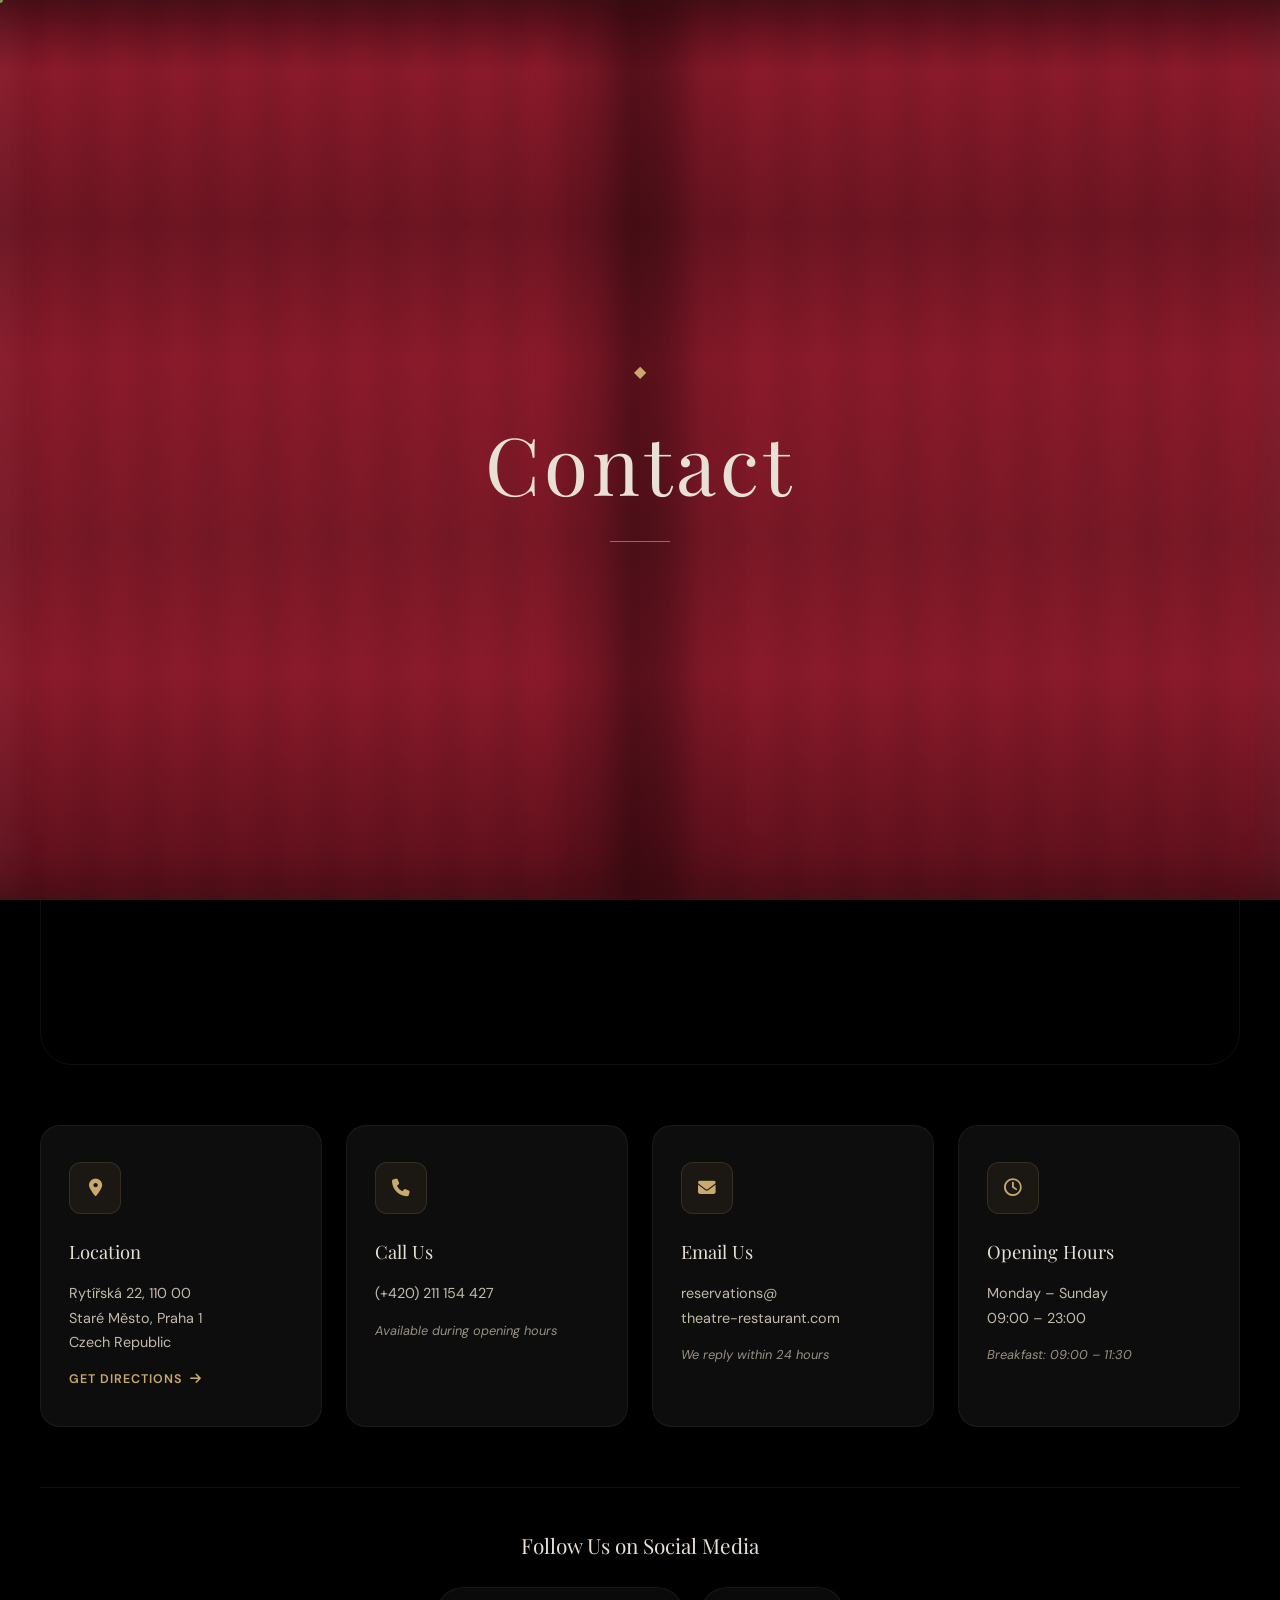
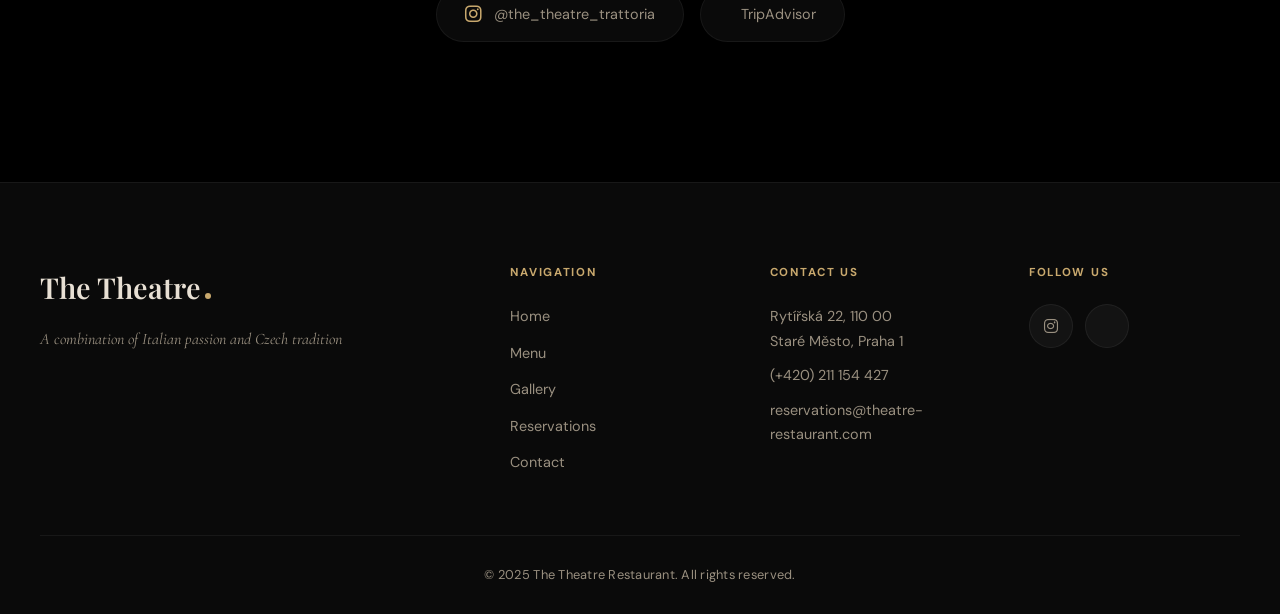
<file: contact.html>
<!DOCTYPE html>
<html lang="en" data-lang="en">
<head>
    <meta charset="UTF-8">
    <meta name="viewport" content="width=device-width, initial-scale=1.0">
    <title>Contact — The Theatre Restaurant</title>
    <link rel="preconnect" href="https://fonts.googleapis.com">
    <link rel="preconnect" href="https://fonts.gstatic.com" crossorigin>
    <link href="https://fonts.googleapis.com/css2?family=Playfair+Display:ital,wght@0,400;0,500;0,600;1,400;1,500&family=DM+Sans:wght@300;400;500;600;700&family=Cormorant+Garamond:ital,wght@0,300;0,400;0,500;1,300;1,400;1,500&display=swap" rel="stylesheet">
    <link rel="stylesheet" href="https://cdnjs.cloudflare.com/ajax/libs/font-awesome/6.5.1/css/all.min.css">
    <link rel="stylesheet" href="css/style.css">
    <script>if(sessionStorage.getItem('curtainSeen')){document.documentElement.classList.add('no-curtain')}</script>
    <style>.no-curtain #preloader{display:none!important}</style>
</head>
<body>

    <div class="scroll-progress" id="scrollProgress"></div>
    <div class="grain"></div>
    <div class="cursor-dot" id="cursorDot"></div>
    <div class="cursor-ring" id="cursorRing"></div>

    <div id="preloader" class="curtain-intro">
        <div class="curtain-half curtain-left"><div class="curtain-fabric"></div></div>
        <div class="curtain-half curtain-right"><div class="curtain-fabric"></div></div>
        <div class="curtain-center">
            <div class="curtain-diamond">&#9670;</div>
            <div class="curtain-logo">Contact</div>
            <div class="curtain-line"></div>
        </div>
    </div>

    <!-- ==================== NAVIGATION ==================== -->
    <nav class="navbar" id="navbar">
        <div class="nav-inner">
            <a href="index.html" class="nav-logo">
                <span class="logo-text">The Theatre<span class="logo-dot"></span></span>
            </a>
            <div class="nav-links" id="navLinks">
                <a href="index.html" data-i18n="nav.home">Home</a>
                <a href="menu.html" data-i18n="nav.menu">Menu</a>
                <a href="gallery.html" data-i18n="nav.gallery">Gallery</a>
                <a href="reservations.html" data-i18n="nav.reservations">Reservations</a>
                <a href="contact.html" class="active" data-i18n="nav.contact">Contact</a>
            </div>
            <div class="nav-right">
                <div class="lang-switcher">
                    <button class="lang-btn active" data-lang="en">EN</button>
                    <button class="lang-btn" data-lang="cs">CZ</button>
                    <button class="lang-btn" data-lang="it">IT</button>
                    <button class="lang-btn" data-lang="de">DE</button>
                    <button class="lang-btn" data-lang="ru">RU</button>
                </div>
                <a href="reservations.html" class="nav-cta" data-i18n="nav.book">Book a Table</a>
                <button class="hamburger" id="hamburger" aria-label="Menu">
                    <span></span><span></span><span></span>
                </button>
            </div>
        </div>
    </nav>

    <div class="mobile-nav" id="mobileNav">
        <a href="index.html" data-i18n="nav.home">Home</a>
        <a href="menu.html" data-i18n="nav.menu">Menu</a>
        <a href="gallery.html" data-i18n="nav.gallery">Gallery</a>
        <a href="reservations.html" data-i18n="nav.reservations">Reservations</a>
        <a href="contact.html" data-i18n="nav.contact">Contact</a>
    </div>

    <!-- ==================== PAGE HERO ==================== -->
    <section class="page-hero page-hero--short">
        <div class="page-hero-bg" style="background-image: url('https://images.squarespace-cdn.com/content/v1/67d8b73ece40840cde478d43/10da3cb5-e94c-4bc4-a125-7e8a6ef0e000/DJI_20250313221331_0177_D+%281%29.JPG?format=2500w')"></div>
        <div class="hero-overlay"></div>
        <div class="page-hero-content">
            <div class="hero-badge">
                <span class="hero-badge-line"></span>
                <span data-i18n="contact.badge">Get in Touch</span>
                <span class="hero-badge-line"></span>
            </div>
            <h1 class="page-hero-title" data-i18n="contact.hero.title">Contact</h1>
            <p class="page-hero-sub" data-i18n="contact.hero.sub">We'd love to hear from you</p>
        </div>
    </section>

    <!-- ==================== CONTACT CONTENT ==================== -->
    <section class="contact-section section">
        <div class="container">
            <!-- Map -->
            <div class="contact-map" data-reveal="up">
                <iframe
                    src="https://www.google.com/maps/embed?pb=!1m18!1m12!1m3!1d2560.1287!2d14.4234!3d50.0858!2m3!1f0!2f0!3f0!3m2!1i1024!2i768!4f13.1!3m3!1m2!1s0x470b94e7e5e6b8ed%3A0x400af0f66175be00!2sThe%20Theatre%20Restaurant!5e0!3m2!1sen!2scz!4v1700000000000!5m2!1sen!2scz"
                    width="100%" height="450" style="border:0;" allowfullscreen="" loading="lazy"
                    referrerpolicy="no-referrer-when-downgrade">
                </iframe>
            </div>

            <!-- Contact Cards Grid -->
            <div class="contact-cards" data-reveal="up">
                <div class="contact-card">
                    <div class="contact-card-icon"><i class="fa-solid fa-location-dot"></i></div>
                    <h3 data-i18n="contact.location">Location</h3>
                    <p>Rytířská 22, 110 00<br>Staré Město, Praha 1<br>Czech Republic</p>
                    <a href="https://maps.google.com/?q=Rytířská+22,+Prague" target="_blank" rel="noopener" class="contact-card-link" data-i18n="contact.directions">Get Directions <i class="fa-solid fa-arrow-right"></i></a>
                </div>
                <div class="contact-card">
                    <div class="contact-card-icon"><i class="fa-solid fa-phone"></i></div>
                    <h3 data-i18n="contact.callUs">Call Us</h3>
                    <p><a href="tel:+420211154427">(+420) 211 154 427</a></p>
                    <p class="contact-card-note" data-i18n="contact.callNote">Available during opening hours</p>
                </div>
                <div class="contact-card">
                    <div class="contact-card-icon"><i class="fa-solid fa-envelope"></i></div>
                    <h3 data-i18n="contact.emailUs">Email Us</h3>
                    <p><a href="mailto:reservations@theatre-restaurant.com">reservations@<br>theatre-restaurant.com</a></p>
                    <p class="contact-card-note" data-i18n="contact.emailNote">We reply within 24 hours</p>
                </div>
                <div class="contact-card">
                    <div class="contact-card-icon"><i class="fa-regular fa-clock"></i></div>
                    <h3 data-i18n="contact.openHours">Opening Hours</h3>
                    <p data-i18n="contact.schedule">Monday – Sunday<br>09:00 – 23:00</p>
                    <p class="contact-card-note" data-i18n="contact.breakfastNote">Breakfast: 09:00 – 11:30</p>
                </div>
            </div>

            <!-- Social -->
            <div class="contact-social" data-reveal="up">
                <h3 data-i18n="contact.followTitle">Follow Us on Social Media</h3>
                <div class="contact-social-links">
                    <a href="https://www.instagram.com/the_theatre_trattoria/" target="_blank" rel="noopener" class="contact-social-btn">
                        <i class="fa-brands fa-instagram"></i>
                        <span>@the_theatre_trattoria</span>
                    </a>
                    <a href="https://www.tripadvisor.com/Restaurant_Review-g274707-d27938620-Reviews-The_Theatre_Trattoria_Restaurant-Prague_Bohemia.html" target="_blank" rel="noopener" class="contact-social-btn">
                        <i class="fa-brands fa-tripadvisor"></i>
                        <span>TripAdvisor</span>
                    </a>
                </div>
            </div>
        </div>
    </section>

    <!-- ==================== FOOTER ==================== -->
    <footer class="footer">
        <div class="container">
            <div class="footer-main">
                <div class="footer-brand">
                    <h3 class="footer-logo-text">The Theatre<span class="logo-dot"></span></h3>
                    <p class="footer-tagline" data-i18n="footer.tagline">A combination of Italian passion and Czech tradition</p>
                </div>
                <div class="footer-col">
                    <h4 class="footer-heading" data-i18n="footer.navigation">Navigation</h4>
                    <div class="footer-link-list">
                        <a href="index.html" data-i18n="nav.home">Home</a>
                        <a href="menu.html" data-i18n="nav.menu">Menu</a>
                        <a href="gallery.html" data-i18n="nav.gallery">Gallery</a>
                        <a href="reservations.html" data-i18n="nav.reservations">Reservations</a>
                        <a href="contact.html" data-i18n="nav.contact">Contact</a>
                    </div>
                </div>
                <div class="footer-col">
                    <h4 class="footer-heading" data-i18n="footer.contactUs">Contact Us</h4>
                    <div class="footer-contact-text">
                        <p>Rytířská 22, 110 00<br>Staré Město, Praha 1</p>
                        <p><a href="tel:+420211154427">(+420) 211 154 427</a></p>
                        <p><a href="mailto:reservations@theatre-restaurant.com">reservations@theatre-restaurant.com</a></p>
                    </div>
                </div>
                <div class="footer-col">
                    <h4 class="footer-heading" data-i18n="footer.followUs">Follow Us</h4>
                    <div class="footer-social-links">
                        <a href="https://www.instagram.com/the_theatre_trattoria/" target="_blank" rel="noopener" class="footer-social-btn" aria-label="Instagram"><i class="fa-brands fa-instagram"></i></a>
                        <a href="https://www.tripadvisor.com/Restaurant_Review-g274707-d27938620-Reviews-The_Theatre_Trattoria_Restaurant-Prague_Bohemia.html" target="_blank" rel="noopener" class="footer-social-btn" aria-label="TripAdvisor"><i class="fa-brands fa-tripadvisor"></i></a>
                    </div>
                </div>
            </div>
            <div class="footer-bottom">
                <p>&copy; 2025 The Theatre Restaurant. All rights reserved.</p>
            </div>
        </div>
    </footer>

    <button class="back-to-top" id="backToTop" aria-label="Back to top"><i class="fa-solid fa-arrow-up"></i></button>

    <script src="js/translations.js"></script>
    <script src="js/main.js"></script>
</body>
</html>
</file>
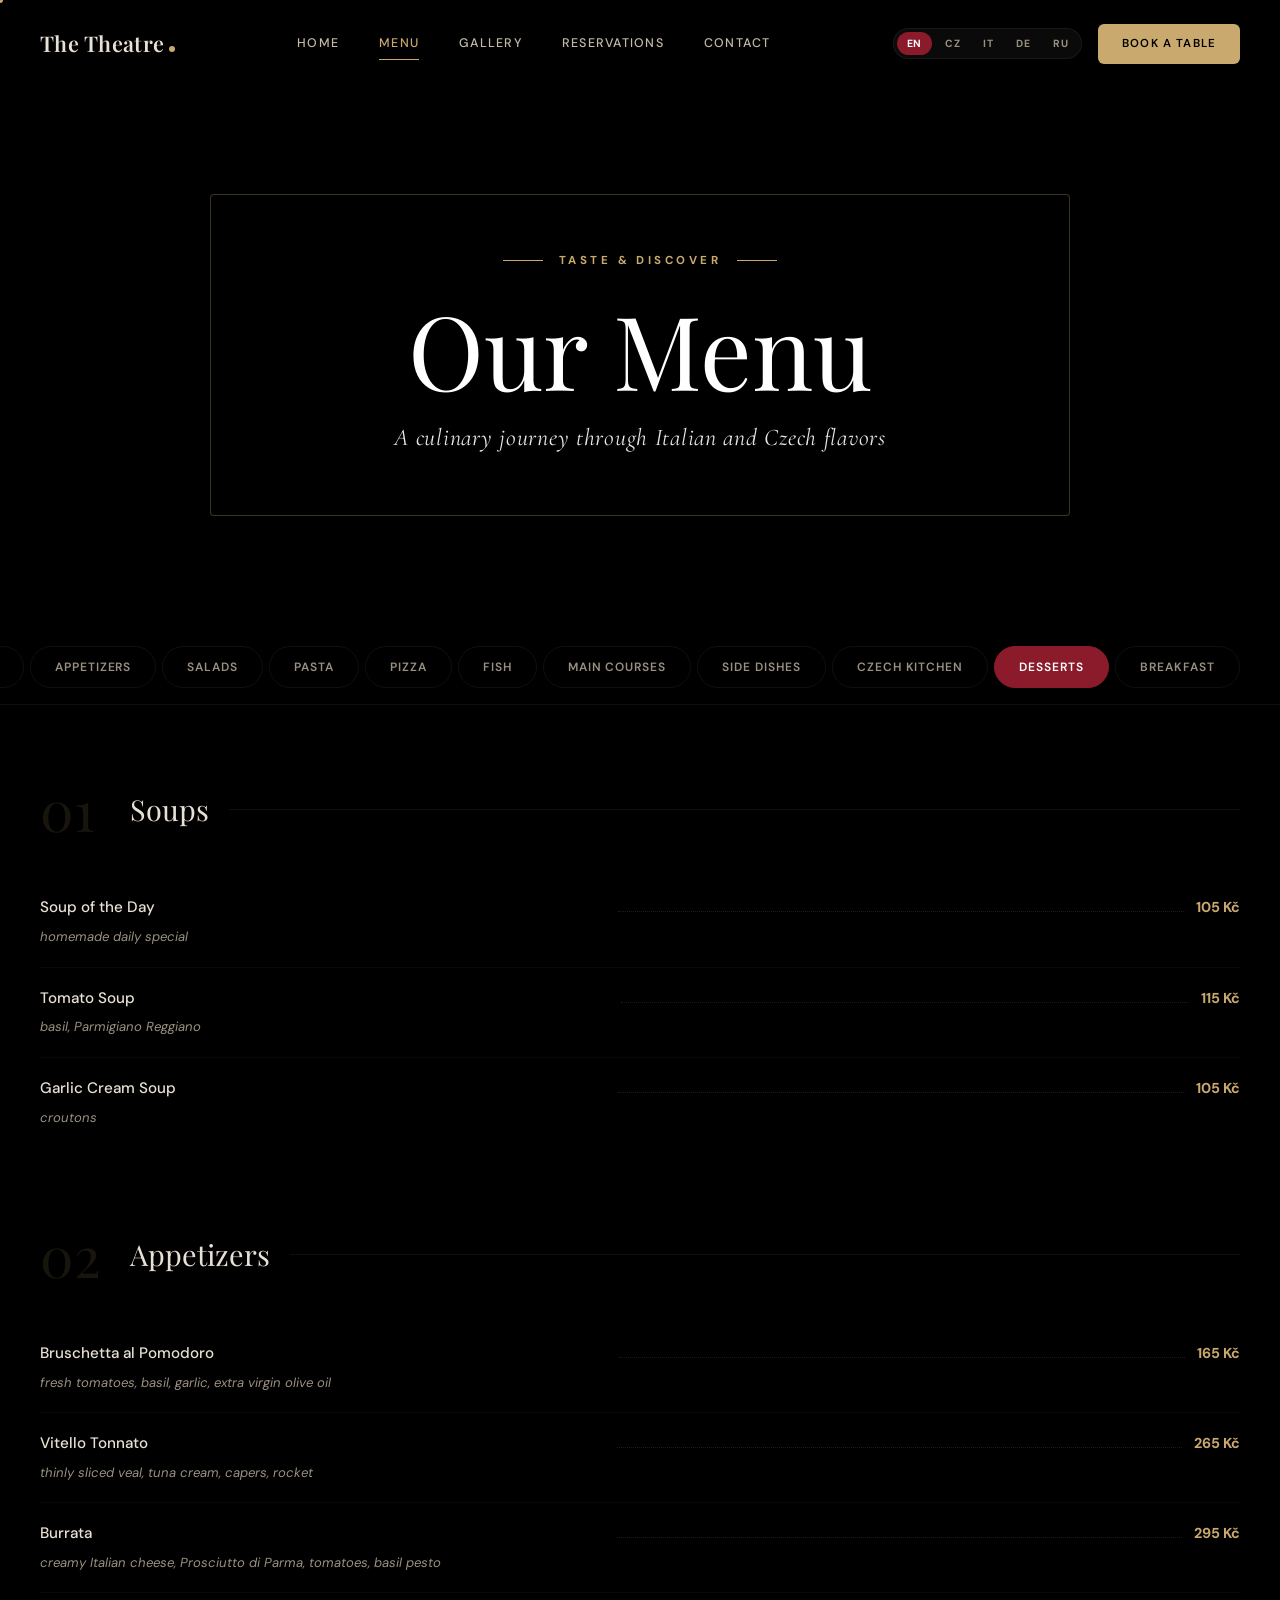
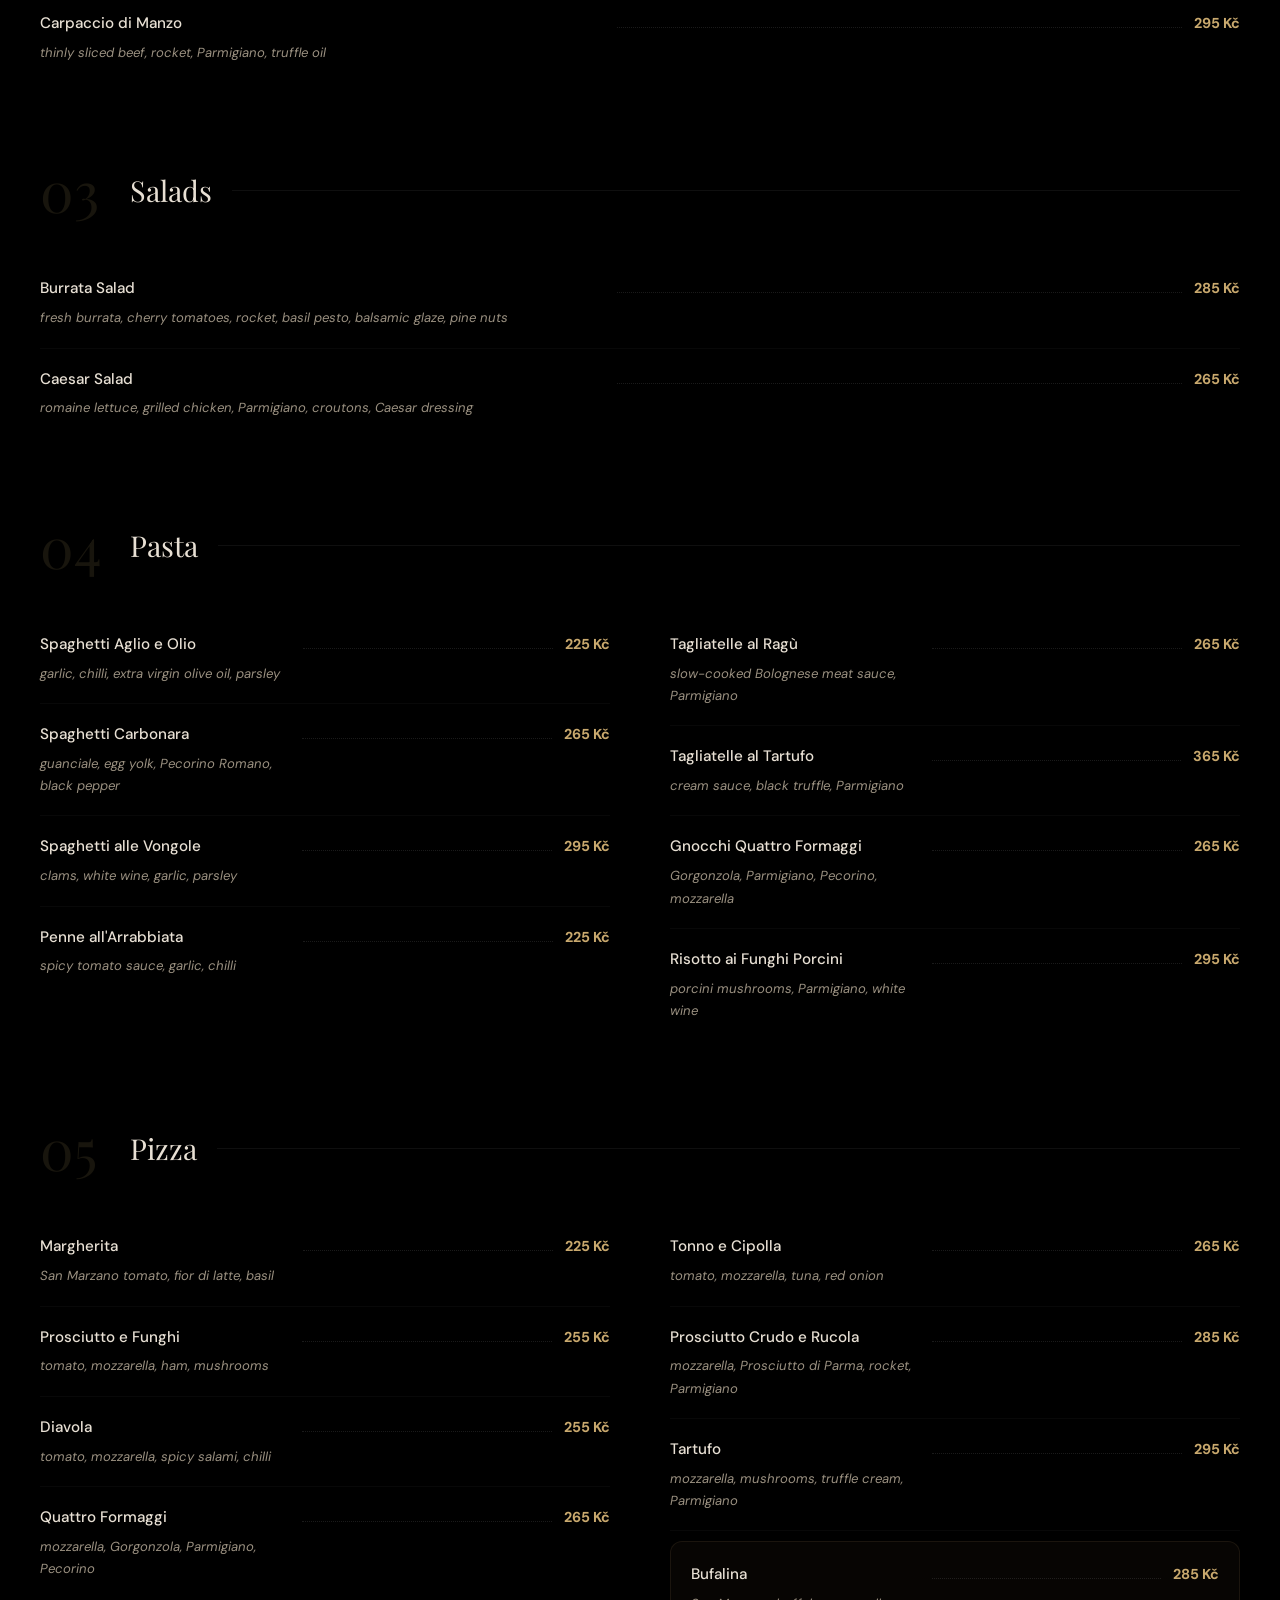
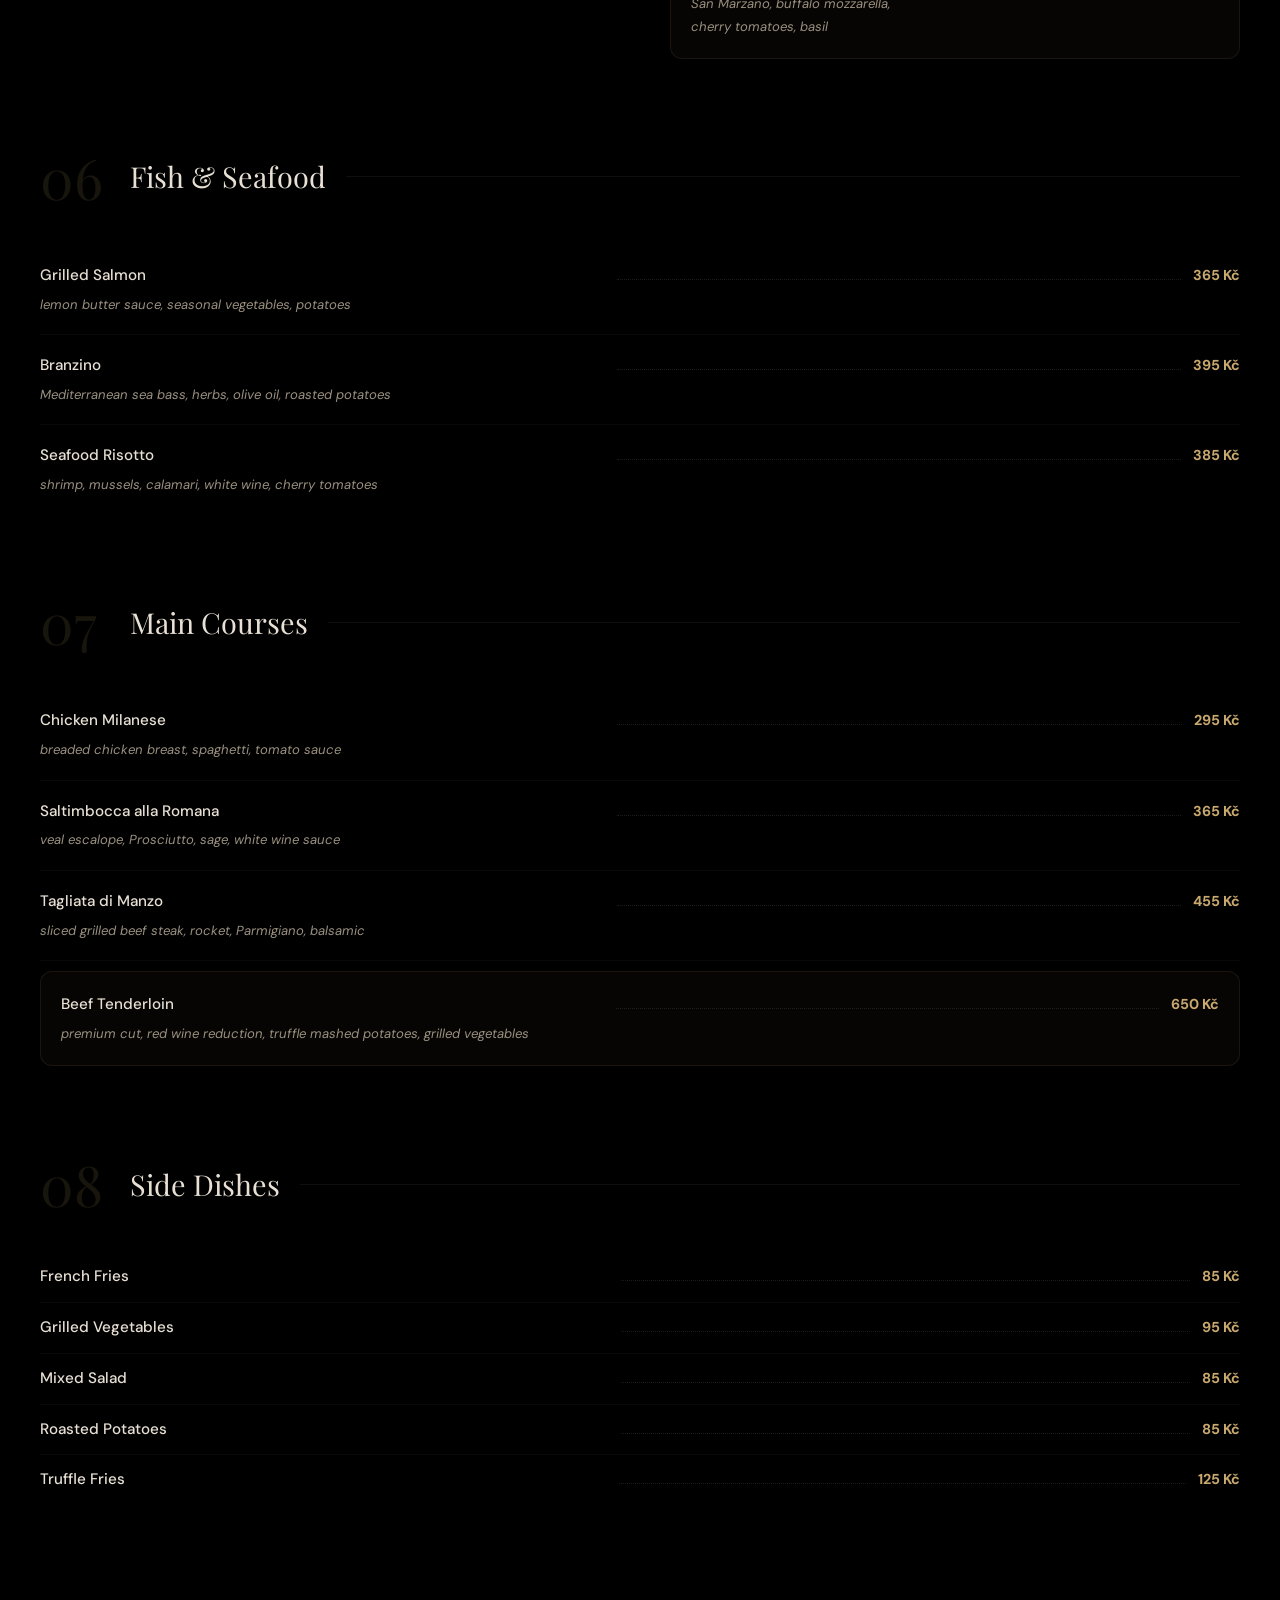
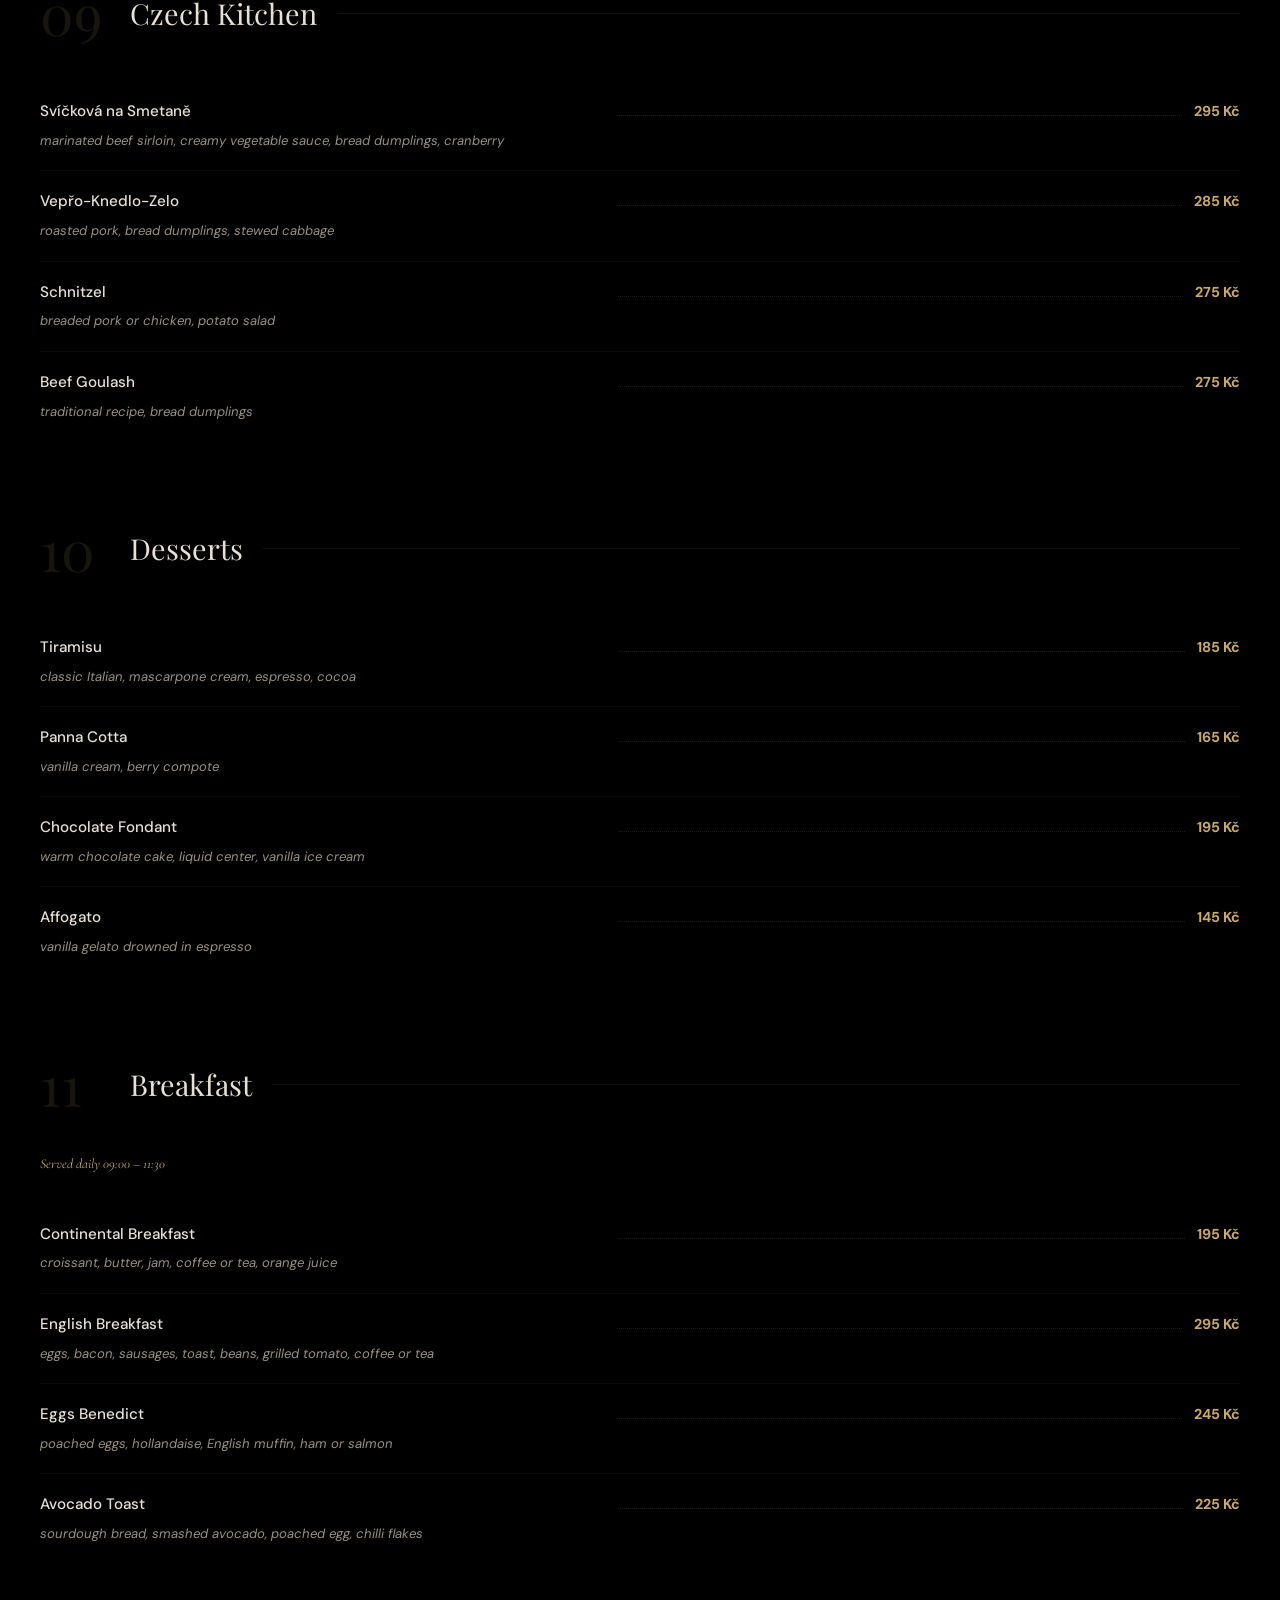
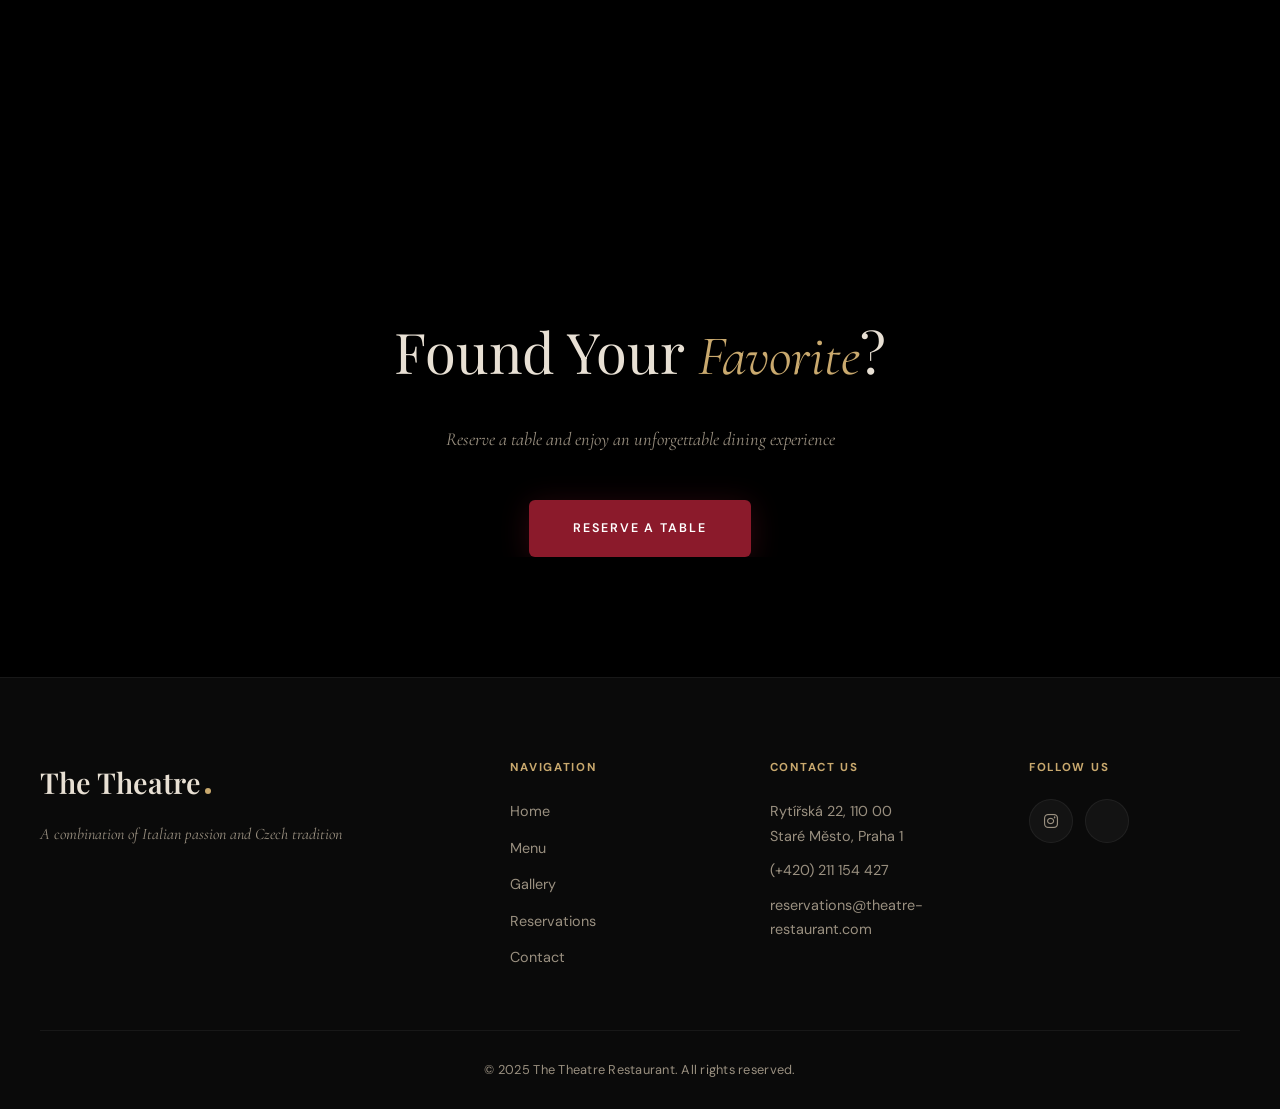
<file: menu.html>
<!DOCTYPE html>
<html lang="en" data-lang="en">
<head>
    <meta charset="UTF-8">
    <meta name="viewport" content="width=device-width, initial-scale=1.0">
    <title>Menu — The Theatre Restaurant</title>
    <link rel="preconnect" href="https://fonts.googleapis.com">
    <link rel="preconnect" href="https://fonts.gstatic.com" crossorigin>
    <link href="https://fonts.googleapis.com/css2?family=Playfair+Display:ital,wght@0,400;0,500;0,600;1,400;1,500&family=DM+Sans:wght@300;400;500;600;700&family=Cormorant+Garamond:ital,wght@0,300;0,400;0,500;1,300;1,400;1,500&display=swap" rel="stylesheet">
    <link rel="stylesheet" href="https://cdnjs.cloudflare.com/ajax/libs/font-awesome/6.5.1/css/all.min.css">
    <link rel="stylesheet" href="css/style.css">
    <script>if(sessionStorage.getItem('curtainSeen')){document.documentElement.classList.add('no-curtain')}</script>
    <style>.no-curtain #preloader{display:none!important}</style>
</head>
<body>

    <div class="scroll-progress" id="scrollProgress"></div>
    <div class="grain"></div>
    <div class="cursor-dot" id="cursorDot"></div>
    <div class="cursor-ring" id="cursorRing"></div>

    <div id="preloader" class="curtain-intro">
        <div class="curtain-half curtain-left"><div class="curtain-fabric"></div></div>
        <div class="curtain-half curtain-right"><div class="curtain-fabric"></div></div>
        <div class="curtain-center">
            <div class="curtain-diamond">&#9670;</div>
            <div class="curtain-logo">Menu</div>
            <div class="curtain-line"></div>
        </div>
    </div>

    <!-- ==================== NAVIGATION ==================== -->
    <nav class="navbar" id="navbar">
        <div class="nav-inner">
            <a href="index.html" class="nav-logo">
                <span class="logo-text">The Theatre<span class="logo-dot"></span></span>
            </a>
            <div class="nav-links" id="navLinks">
                <a href="index.html" data-i18n="nav.home">Home</a>
                <a href="menu.html" class="active" data-i18n="nav.menu">Menu</a>
                <a href="gallery.html" data-i18n="nav.gallery">Gallery</a>
                <a href="reservations.html" data-i18n="nav.reservations">Reservations</a>
                <a href="contact.html" data-i18n="nav.contact">Contact</a>
            </div>
            <div class="nav-right">
                <div class="lang-switcher">
                    <button class="lang-btn active" data-lang="en">EN</button>
                    <button class="lang-btn" data-lang="cs">CZ</button>
                    <button class="lang-btn" data-lang="it">IT</button>
                    <button class="lang-btn" data-lang="de">DE</button>
                    <button class="lang-btn" data-lang="ru">RU</button>
                </div>
                <a href="reservations.html" class="nav-cta" data-i18n="nav.book">Book a Table</a>
                <button class="hamburger" id="hamburger" aria-label="Menu">
                    <span></span><span></span><span></span>
                </button>
            </div>
        </div>
    </nav>

    <div class="mobile-nav" id="mobileNav">
        <a href="index.html" data-i18n="nav.home">Home</a>
        <a href="menu.html" data-i18n="nav.menu">Menu</a>
        <a href="gallery.html" data-i18n="nav.gallery">Gallery</a>
        <a href="reservations.html" data-i18n="nav.reservations">Reservations</a>
        <a href="contact.html" data-i18n="nav.contact">Contact</a>
    </div>

    <!-- ==================== PAGE HERO ==================== -->
    <section class="page-hero">
        <div class="page-hero-bg" style="background-image: url('https://images.squarespace-cdn.com/content/v1/67d8b73ece40840cde478d43/0f1508d6-5ca4-42c0-a19f-3ad8b4301cb6/IMG_0261.jpg?format=2500w')"></div>
        <div class="hero-overlay"></div>
        <div class="page-hero-content">
            <div class="hero-badge">
                <span class="hero-badge-line"></span>
                <span data-i18n="menu.badge">Taste & Discover</span>
                <span class="hero-badge-line"></span>
            </div>
            <h1 class="page-hero-title" data-i18n="menu.hero.title">Our Menu</h1>
            <p class="page-hero-sub" data-i18n="menu.hero.sub">A culinary journey through Italian and Czech flavors</p>
        </div>
    </section>

    <!-- ==================== MENU CONTENT ==================== -->
    <section class="menu-page section">
        <!-- Sticky Category Nav -->
        <div class="menu-cat-nav" id="menuCatNav">
            <div class="menu-cat-nav-inner">
                <a href="#soup" class="menu-cat-link active" data-i18n="menu.cat.soup">Soups</a>
                <a href="#appetizers" class="menu-cat-link" data-i18n="menu.cat.appetizers">Appetizers</a>
                <a href="#salads" class="menu-cat-link" data-i18n="menu.cat.salads">Salads</a>
                <a href="#pasta" class="menu-cat-link" data-i18n="menu.cat.pasta">Pasta</a>
                <a href="#pizza" class="menu-cat-link" data-i18n="menu.cat.pizza">Pizza</a>
                <a href="#fish" class="menu-cat-link" data-i18n="menu.cat.fish">Fish</a>
                <a href="#mains" class="menu-cat-link" data-i18n="menu.cat.mains">Main Courses</a>
                <a href="#sides" class="menu-cat-link" data-i18n="menu.cat.sides">Side Dishes</a>
                <a href="#czech" class="menu-cat-link" data-i18n="menu.cat.czech">Czech Kitchen</a>
                <a href="#desserts" class="menu-cat-link" data-i18n="menu.cat.desserts">Desserts</a>
                <a href="#breakfast" class="menu-cat-link" data-i18n="menu.cat.breakfast">Breakfast</a>
            </div>
        </div>

        <div class="container menu-container">

            <!-- ===== SOUPS ===== -->
            <div class="menu-category" id="soup" data-reveal="up">
                <div class="menu-cat-header">
                    <span class="menu-cat-number">01</span>
                    <h2 class="menu-cat-title" data-i18n="menu.cat.soup">Soups</h2>
                    <div class="menu-cat-line"></div>
                </div>
                <div class="menu-items-list">
                    <div class="menu-item">
                        <div class="menu-item-info">
                            <h3 class="menu-item-name" data-i18n="menu.soup.item1.name">Soup of the Day</h3>
                            <p class="menu-item-desc" data-i18n="menu.soup.item1.desc">homemade daily special</p>
                        </div>
                        <span class="menu-item-dots"></span>
                        <span class="menu-item-price">105 Kč</span>
                    </div>
                    <div class="menu-item">
                        <div class="menu-item-info">
                            <h3 class="menu-item-name" data-i18n="menu.soup.item2.name">Tomato Soup</h3>
                            <p class="menu-item-desc" data-i18n="menu.soup.item2.desc">basil, Parmigiano Reggiano</p>
                        </div>
                        <span class="menu-item-dots"></span>
                        <span class="menu-item-price">115 Kč</span>
                    </div>
                    <div class="menu-item">
                        <div class="menu-item-info">
                            <h3 class="menu-item-name" data-i18n="menu.soup.item3.name">Garlic Cream Soup</h3>
                            <p class="menu-item-desc" data-i18n="menu.soup.item3.desc">croutons</p>
                        </div>
                        <span class="menu-item-dots"></span>
                        <span class="menu-item-price">105 Kč</span>
                    </div>
                </div>
            </div>

            <!-- ===== APPETIZERS ===== -->
            <div class="menu-category" id="appetizers" data-reveal="up">
                <div class="menu-cat-header">
                    <span class="menu-cat-number">02</span>
                    <h2 class="menu-cat-title" data-i18n="menu.cat.appetizers">Appetizers</h2>
                    <div class="menu-cat-line"></div>
                </div>
                <div class="menu-items-list">
                    <div class="menu-item">
                        <div class="menu-item-info">
                            <h3 class="menu-item-name" data-i18n="menu.app.item1.name">Bruschetta al Pomodoro</h3>
                            <p class="menu-item-desc" data-i18n="menu.app.item1.desc">fresh tomatoes, basil, garlic, extra virgin olive oil</p>
                        </div>
                        <span class="menu-item-dots"></span>
                        <span class="menu-item-price">165 Kč</span>
                    </div>
                    <div class="menu-item">
                        <div class="menu-item-info">
                            <h3 class="menu-item-name" data-i18n="menu.app.item2.name">Vitello Tonnato</h3>
                            <p class="menu-item-desc" data-i18n="menu.app.item2.desc">thinly sliced veal, tuna cream, capers, rocket</p>
                        </div>
                        <span class="menu-item-dots"></span>
                        <span class="menu-item-price">265 Kč</span>
                    </div>
                    <div class="menu-item">
                        <div class="menu-item-info">
                            <h3 class="menu-item-name" data-i18n="menu.app.item3.name">Burrata</h3>
                            <p class="menu-item-desc" data-i18n="menu.app.item3.desc">creamy Italian cheese, Prosciutto di Parma, tomatoes, basil pesto</p>
                        </div>
                        <span class="menu-item-dots"></span>
                        <span class="menu-item-price">295 Kč</span>
                    </div>
                    <div class="menu-item">
                        <div class="menu-item-info">
                            <h3 class="menu-item-name" data-i18n="menu.app.item4.name">Carpaccio di Manzo</h3>
                            <p class="menu-item-desc" data-i18n="menu.app.item4.desc">thinly sliced beef, rocket, Parmigiano, truffle oil</p>
                        </div>
                        <span class="menu-item-dots"></span>
                        <span class="menu-item-price">295 Kč</span>
                    </div>
                </div>
            </div>

            <!-- ===== SALADS ===== -->
            <div class="menu-category" id="salads" data-reveal="up">
                <div class="menu-cat-header">
                    <span class="menu-cat-number">03</span>
                    <h2 class="menu-cat-title" data-i18n="menu.cat.salads">Salads</h2>
                    <div class="menu-cat-line"></div>
                </div>
                <div class="menu-items-list">
                    <div class="menu-item">
                        <div class="menu-item-info">
                            <h3 class="menu-item-name" data-i18n="menu.salad.item1.name">Burrata Salad</h3>
                            <p class="menu-item-desc" data-i18n="menu.salad.item1.desc">fresh burrata, cherry tomatoes, rocket, basil pesto, balsamic glaze, pine nuts</p>
                        </div>
                        <span class="menu-item-dots"></span>
                        <span class="menu-item-price">285 Kč</span>
                    </div>
                    <div class="menu-item">
                        <div class="menu-item-info">
                            <h3 class="menu-item-name" data-i18n="menu.salad.item2.name">Caesar Salad</h3>
                            <p class="menu-item-desc" data-i18n="menu.salad.item2.desc">romaine lettuce, grilled chicken, Parmigiano, croutons, Caesar dressing</p>
                        </div>
                        <span class="menu-item-dots"></span>
                        <span class="menu-item-price">265 Kč</span>
                    </div>
                </div>
            </div>

            <!-- ===== PASTA ===== -->
            <div class="menu-category" id="pasta" data-reveal="up">
                <div class="menu-cat-header">
                    <span class="menu-cat-number">04</span>
                    <h2 class="menu-cat-title" data-i18n="menu.cat.pasta">Pasta</h2>
                    <div class="menu-cat-line"></div>
                </div>
                <div class="menu-subcols">
                    <div class="menu-subcol">
                        <div class="menu-items-list">
                            <div class="menu-item">
                                <div class="menu-item-info">
                                    <h3 class="menu-item-name" data-i18n="menu.pasta.item1.name">Spaghetti Aglio e Olio</h3>
                                    <p class="menu-item-desc" data-i18n="menu.pasta.item1.desc">garlic, chilli, extra virgin olive oil, parsley</p>
                                </div>
                                <span class="menu-item-dots"></span>
                                <span class="menu-item-price">225 Kč</span>
                            </div>
                            <div class="menu-item">
                                <div class="menu-item-info">
                                    <h3 class="menu-item-name" data-i18n="menu.pasta.item2.name">Spaghetti Carbonara</h3>
                                    <p class="menu-item-desc" data-i18n="menu.pasta.item2.desc">guanciale, egg yolk, Pecorino Romano, black pepper</p>
                                </div>
                                <span class="menu-item-dots"></span>
                                <span class="menu-item-price">265 Kč</span>
                            </div>
                            <div class="menu-item">
                                <div class="menu-item-info">
                                    <h3 class="menu-item-name" data-i18n="menu.pasta.item3.name">Spaghetti alle Vongole</h3>
                                    <p class="menu-item-desc" data-i18n="menu.pasta.item3.desc">clams, white wine, garlic, parsley</p>
                                </div>
                                <span class="menu-item-dots"></span>
                                <span class="menu-item-price">295 Kč</span>
                            </div>
                            <div class="menu-item">
                                <div class="menu-item-info">
                                    <h3 class="menu-item-name" data-i18n="menu.pasta.item4.name">Penne all'Arrabbiata</h3>
                                    <p class="menu-item-desc" data-i18n="menu.pasta.item4.desc">spicy tomato sauce, garlic, chilli</p>
                                </div>
                                <span class="menu-item-dots"></span>
                                <span class="menu-item-price">225 Kč</span>
                            </div>
                        </div>
                    </div>
                    <div class="menu-subcol">
                        <div class="menu-items-list">
                            <div class="menu-item">
                                <div class="menu-item-info">
                                    <h3 class="menu-item-name" data-i18n="menu.pasta.item5.name">Tagliatelle al Ragù</h3>
                                    <p class="menu-item-desc" data-i18n="menu.pasta.item5.desc">slow-cooked Bolognese meat sauce, Parmigiano</p>
                                </div>
                                <span class="menu-item-dots"></span>
                                <span class="menu-item-price">265 Kč</span>
                            </div>
                            <div class="menu-item">
                                <div class="menu-item-info">
                                    <h3 class="menu-item-name" data-i18n="menu.pasta.item6.name">Tagliatelle al Tartufo</h3>
                                    <p class="menu-item-desc" data-i18n="menu.pasta.item6.desc">cream sauce, black truffle, Parmigiano</p>
                                </div>
                                <span class="menu-item-dots"></span>
                                <span class="menu-item-price">365 Kč</span>
                            </div>
                            <div class="menu-item">
                                <div class="menu-item-info">
                                    <h3 class="menu-item-name" data-i18n="menu.pasta.item7.name">Gnocchi Quattro Formaggi</h3>
                                    <p class="menu-item-desc" data-i18n="menu.pasta.item7.desc">Gorgonzola, Parmigiano, Pecorino, mozzarella</p>
                                </div>
                                <span class="menu-item-dots"></span>
                                <span class="menu-item-price">265 Kč</span>
                            </div>
                            <div class="menu-item">
                                <div class="menu-item-info">
                                    <h3 class="menu-item-name" data-i18n="menu.pasta.item8.name">Risotto ai Funghi Porcini</h3>
                                    <p class="menu-item-desc" data-i18n="menu.pasta.item8.desc">porcini mushrooms, Parmigiano, white wine</p>
                                </div>
                                <span class="menu-item-dots"></span>
                                <span class="menu-item-price">295 Kč</span>
                            </div>
                        </div>
                    </div>
                </div>
            </div>

            <!-- ===== PIZZA ===== -->
            <div class="menu-category" id="pizza" data-reveal="up">
                <div class="menu-cat-header">
                    <span class="menu-cat-number">05</span>
                    <h2 class="menu-cat-title">Pizza</h2>
                    <div class="menu-cat-line"></div>
                </div>
                <div class="menu-subcols">
                    <div class="menu-subcol">
                        <div class="menu-items-list">
                            <div class="menu-item">
                                <div class="menu-item-info">
                                    <h3 class="menu-item-name" data-i18n="menu.pizza.item1.name">Margherita</h3>
                                    <p class="menu-item-desc" data-i18n="menu.pizza.item1.desc">San Marzano tomato, fior di latte, basil</p>
                                </div>
                                <span class="menu-item-dots"></span>
                                <span class="menu-item-price">225 Kč</span>
                            </div>
                            <div class="menu-item">
                                <div class="menu-item-info">
                                    <h3 class="menu-item-name" data-i18n="menu.pizza.item2.name">Prosciutto e Funghi</h3>
                                    <p class="menu-item-desc" data-i18n="menu.pizza.item2.desc">tomato, mozzarella, ham, mushrooms</p>
                                </div>
                                <span class="menu-item-dots"></span>
                                <span class="menu-item-price">255 Kč</span>
                            </div>
                            <div class="menu-item">
                                <div class="menu-item-info">
                                    <h3 class="menu-item-name" data-i18n="menu.pizza.item3.name">Diavola</h3>
                                    <p class="menu-item-desc" data-i18n="menu.pizza.item3.desc">tomato, mozzarella, spicy salami, chilli</p>
                                </div>
                                <span class="menu-item-dots"></span>
                                <span class="menu-item-price">255 Kč</span>
                            </div>
                            <div class="menu-item">
                                <div class="menu-item-info">
                                    <h3 class="menu-item-name" data-i18n="menu.pizza.item4.name">Quattro Formaggi</h3>
                                    <p class="menu-item-desc" data-i18n="menu.pizza.item4.desc">mozzarella, Gorgonzola, Parmigiano, Pecorino</p>
                                </div>
                                <span class="menu-item-dots"></span>
                                <span class="menu-item-price">265 Kč</span>
                            </div>
                        </div>
                    </div>
                    <div class="menu-subcol">
                        <div class="menu-items-list">
                            <div class="menu-item">
                                <div class="menu-item-info">
                                    <h3 class="menu-item-name" data-i18n="menu.pizza.item5.name">Tonno e Cipolla</h3>
                                    <p class="menu-item-desc" data-i18n="menu.pizza.item5.desc">tomato, mozzarella, tuna, red onion</p>
                                </div>
                                <span class="menu-item-dots"></span>
                                <span class="menu-item-price">265 Kč</span>
                            </div>
                            <div class="menu-item">
                                <div class="menu-item-info">
                                    <h3 class="menu-item-name" data-i18n="menu.pizza.item6.name">Prosciutto Crudo e Rucola</h3>
                                    <p class="menu-item-desc" data-i18n="menu.pizza.item6.desc">mozzarella, Prosciutto di Parma, rocket, Parmigiano</p>
                                </div>
                                <span class="menu-item-dots"></span>
                                <span class="menu-item-price">285 Kč</span>
                            </div>
                            <div class="menu-item">
                                <div class="menu-item-info">
                                    <h3 class="menu-item-name" data-i18n="menu.pizza.item7.name">Tartufo</h3>
                                    <p class="menu-item-desc" data-i18n="menu.pizza.item7.desc">mozzarella, mushrooms, truffle cream, Parmigiano</p>
                                </div>
                                <span class="menu-item-dots"></span>
                                <span class="menu-item-price">295 Kč</span>
                            </div>
                            <div class="menu-item featured-item">
                                <div class="menu-item-info">
                                    <h3 class="menu-item-name" data-i18n="menu.pizza.item8.name">Bufalina</h3>
                                    <p class="menu-item-desc" data-i18n="menu.pizza.item8.desc">San Marzano, buffalo mozzarella, cherry tomatoes, basil</p>
                                </div>
                                <span class="menu-item-dots"></span>
                                <span class="menu-item-price">285 Kč</span>
                            </div>
                        </div>
                    </div>
                </div>
            </div>

            <!-- ===== FISH & SEAFOOD ===== -->
            <div class="menu-category" id="fish" data-reveal="up">
                <div class="menu-cat-header">
                    <span class="menu-cat-number">06</span>
                    <h2 class="menu-cat-title" data-i18n="menu.cat.fish">Fish & Seafood</h2>
                    <div class="menu-cat-line"></div>
                </div>
                <div class="menu-items-list">
                    <div class="menu-item">
                        <div class="menu-item-info">
                            <h3 class="menu-item-name" data-i18n="menu.fish.item1.name">Grilled Salmon</h3>
                            <p class="menu-item-desc" data-i18n="menu.fish.item1.desc">lemon butter sauce, seasonal vegetables, potatoes</p>
                        </div>
                        <span class="menu-item-dots"></span>
                        <span class="menu-item-price">365 Kč</span>
                    </div>
                    <div class="menu-item">
                        <div class="menu-item-info">
                            <h3 class="menu-item-name" data-i18n="menu.fish.item2.name">Branzino</h3>
                            <p class="menu-item-desc" data-i18n="menu.fish.item2.desc">Mediterranean sea bass, herbs, olive oil, roasted potatoes</p>
                        </div>
                        <span class="menu-item-dots"></span>
                        <span class="menu-item-price">395 Kč</span>
                    </div>
                    <div class="menu-item">
                        <div class="menu-item-info">
                            <h3 class="menu-item-name" data-i18n="menu.fish.item3.name">Seafood Risotto</h3>
                            <p class="menu-item-desc" data-i18n="menu.fish.item3.desc">shrimp, mussels, calamari, white wine, cherry tomatoes</p>
                        </div>
                        <span class="menu-item-dots"></span>
                        <span class="menu-item-price">385 Kč</span>
                    </div>
                </div>
            </div>

            <!-- ===== MAIN COURSES ===== -->
            <div class="menu-category" id="mains" data-reveal="up">
                <div class="menu-cat-header">
                    <span class="menu-cat-number">07</span>
                    <h2 class="menu-cat-title" data-i18n="menu.cat.mains">Main Courses</h2>
                    <div class="menu-cat-line"></div>
                </div>
                <div class="menu-items-list">
                    <div class="menu-item">
                        <div class="menu-item-info">
                            <h3 class="menu-item-name" data-i18n="menu.main.item1.name">Chicken Milanese</h3>
                            <p class="menu-item-desc" data-i18n="menu.main.item1.desc">breaded chicken breast, spaghetti, tomato sauce</p>
                        </div>
                        <span class="menu-item-dots"></span>
                        <span class="menu-item-price">295 Kč</span>
                    </div>
                    <div class="menu-item">
                        <div class="menu-item-info">
                            <h3 class="menu-item-name" data-i18n="menu.main.item2.name">Saltimbocca alla Romana</h3>
                            <p class="menu-item-desc" data-i18n="menu.main.item2.desc">veal escalope, Prosciutto, sage, white wine sauce</p>
                        </div>
                        <span class="menu-item-dots"></span>
                        <span class="menu-item-price">365 Kč</span>
                    </div>
                    <div class="menu-item">
                        <div class="menu-item-info">
                            <h3 class="menu-item-name" data-i18n="menu.main.item3.name">Tagliata di Manzo</h3>
                            <p class="menu-item-desc" data-i18n="menu.main.item3.desc">sliced grilled beef steak, rocket, Parmigiano, balsamic</p>
                        </div>
                        <span class="menu-item-dots"></span>
                        <span class="menu-item-price">455 Kč</span>
                    </div>
                    <div class="menu-item featured-item">
                        <div class="menu-item-info">
                            <h3 class="menu-item-name" data-i18n="menu.main.item4.name">Beef Tenderloin</h3>
                            <p class="menu-item-desc" data-i18n="menu.main.item4.desc">premium cut, red wine reduction, truffle mashed potatoes, grilled vegetables</p>
                        </div>
                        <span class="menu-item-dots"></span>
                        <span class="menu-item-price">650 Kč</span>
                    </div>
                </div>
            </div>

            <!-- ===== SIDE DISHES ===== -->
            <div class="menu-category" id="sides" data-reveal="up">
                <div class="menu-cat-header">
                    <span class="menu-cat-number">08</span>
                    <h2 class="menu-cat-title" data-i18n="menu.cat.sides">Side Dishes</h2>
                    <div class="menu-cat-line"></div>
                </div>
                <div class="menu-items-list menu-items-compact">
                    <div class="menu-item">
                        <div class="menu-item-info">
                            <h3 class="menu-item-name" data-i18n="menu.side.item1.name">French Fries</h3>
                        </div>
                        <span class="menu-item-dots"></span>
                        <span class="menu-item-price">85 Kč</span>
                    </div>
                    <div class="menu-item">
                        <div class="menu-item-info">
                            <h3 class="menu-item-name" data-i18n="menu.side.item2.name">Grilled Vegetables</h3>
                        </div>
                        <span class="menu-item-dots"></span>
                        <span class="menu-item-price">95 Kč</span>
                    </div>
                    <div class="menu-item">
                        <div class="menu-item-info">
                            <h3 class="menu-item-name" data-i18n="menu.side.item3.name">Mixed Salad</h3>
                        </div>
                        <span class="menu-item-dots"></span>
                        <span class="menu-item-price">85 Kč</span>
                    </div>
                    <div class="menu-item">
                        <div class="menu-item-info">
                            <h3 class="menu-item-name" data-i18n="menu.side.item4.name">Roasted Potatoes</h3>
                        </div>
                        <span class="menu-item-dots"></span>
                        <span class="menu-item-price">85 Kč</span>
                    </div>
                    <div class="menu-item">
                        <div class="menu-item-info">
                            <h3 class="menu-item-name" data-i18n="menu.side.item5.name">Truffle Fries</h3>
                        </div>
                        <span class="menu-item-dots"></span>
                        <span class="menu-item-price">125 Kč</span>
                    </div>
                </div>
            </div>

            <!-- ===== CZECH KITCHEN ===== -->
            <div class="menu-category" id="czech" data-reveal="up">
                <div class="menu-cat-header">
                    <span class="menu-cat-number">09</span>
                    <h2 class="menu-cat-title" data-i18n="menu.cat.czech">Czech Kitchen</h2>
                    <div class="menu-cat-line"></div>
                </div>
                <div class="menu-items-list">
                    <div class="menu-item">
                        <div class="menu-item-info">
                            <h3 class="menu-item-name" data-i18n="menu.czech.item1.name">Svíčková na Smetaně</h3>
                            <p class="menu-item-desc" data-i18n="menu.czech.item1.desc">marinated beef sirloin, creamy vegetable sauce, bread dumplings, cranberry</p>
                        </div>
                        <span class="menu-item-dots"></span>
                        <span class="menu-item-price">295 Kč</span>
                    </div>
                    <div class="menu-item">
                        <div class="menu-item-info">
                            <h3 class="menu-item-name" data-i18n="menu.czech.item2.name">Vepřo-Knedlo-Zelo</h3>
                            <p class="menu-item-desc" data-i18n="menu.czech.item2.desc">roasted pork, bread dumplings, stewed cabbage</p>
                        </div>
                        <span class="menu-item-dots"></span>
                        <span class="menu-item-price">285 Kč</span>
                    </div>
                    <div class="menu-item">
                        <div class="menu-item-info">
                            <h3 class="menu-item-name" data-i18n="menu.czech.item3.name">Schnitzel</h3>
                            <p class="menu-item-desc" data-i18n="menu.czech.item3.desc">breaded pork or chicken, potato salad</p>
                        </div>
                        <span class="menu-item-dots"></span>
                        <span class="menu-item-price">275 Kč</span>
                    </div>
                    <div class="menu-item">
                        <div class="menu-item-info">
                            <h3 class="menu-item-name" data-i18n="menu.czech.item4.name">Beef Goulash</h3>
                            <p class="menu-item-desc" data-i18n="menu.czech.item4.desc">traditional recipe, bread dumplings</p>
                        </div>
                        <span class="menu-item-dots"></span>
                        <span class="menu-item-price">275 Kč</span>
                    </div>
                </div>
            </div>

            <!-- ===== DESSERTS ===== -->
            <div class="menu-category" id="desserts" data-reveal="up">
                <div class="menu-cat-header">
                    <span class="menu-cat-number">10</span>
                    <h2 class="menu-cat-title" data-i18n="menu.cat.desserts">Desserts</h2>
                    <div class="menu-cat-line"></div>
                </div>
                <div class="menu-items-list">
                    <div class="menu-item">
                        <div class="menu-item-info">
                            <h3 class="menu-item-name" data-i18n="menu.dessert.item1.name">Tiramisu</h3>
                            <p class="menu-item-desc" data-i18n="menu.dessert.item1.desc">classic Italian, mascarpone cream, espresso, cocoa</p>
                        </div>
                        <span class="menu-item-dots"></span>
                        <span class="menu-item-price">185 Kč</span>
                    </div>
                    <div class="menu-item">
                        <div class="menu-item-info">
                            <h3 class="menu-item-name" data-i18n="menu.dessert.item2.name">Panna Cotta</h3>
                            <p class="menu-item-desc" data-i18n="menu.dessert.item2.desc">vanilla cream, berry compote</p>
                        </div>
                        <span class="menu-item-dots"></span>
                        <span class="menu-item-price">165 Kč</span>
                    </div>
                    <div class="menu-item">
                        <div class="menu-item-info">
                            <h3 class="menu-item-name" data-i18n="menu.dessert.item3.name">Chocolate Fondant</h3>
                            <p class="menu-item-desc" data-i18n="menu.dessert.item3.desc">warm chocolate cake, liquid center, vanilla ice cream</p>
                        </div>
                        <span class="menu-item-dots"></span>
                        <span class="menu-item-price">195 Kč</span>
                    </div>
                    <div class="menu-item">
                        <div class="menu-item-info">
                            <h3 class="menu-item-name" data-i18n="menu.dessert.item4.name">Affogato</h3>
                            <p class="menu-item-desc" data-i18n="menu.dessert.item4.desc">vanilla gelato drowned in espresso</p>
                        </div>
                        <span class="menu-item-dots"></span>
                        <span class="menu-item-price">145 Kč</span>
                    </div>
                </div>
            </div>

            <!-- ===== BREAKFAST ===== -->
            <div class="menu-category" id="breakfast" data-reveal="up">
                <div class="menu-cat-header">
                    <span class="menu-cat-number">11</span>
                    <h2 class="menu-cat-title" data-i18n="menu.cat.breakfast">Breakfast</h2>
                    <div class="menu-cat-line"></div>
                </div>
                <p class="menu-cat-note" data-i18n="menu.breakfast.note">Served daily 09:00 – 11:30</p>
                <div class="menu-items-list">
                    <div class="menu-item">
                        <div class="menu-item-info">
                            <h3 class="menu-item-name" data-i18n="menu.breakfast.item1.name">Continental Breakfast</h3>
                            <p class="menu-item-desc" data-i18n="menu.breakfast.item1.desc">croissant, butter, jam, coffee or tea, orange juice</p>
                        </div>
                        <span class="menu-item-dots"></span>
                        <span class="menu-item-price">195 Kč</span>
                    </div>
                    <div class="menu-item">
                        <div class="menu-item-info">
                            <h3 class="menu-item-name" data-i18n="menu.breakfast.item2.name">English Breakfast</h3>
                            <p class="menu-item-desc" data-i18n="menu.breakfast.item2.desc">eggs, bacon, sausages, toast, beans, grilled tomato, coffee or tea</p>
                        </div>
                        <span class="menu-item-dots"></span>
                        <span class="menu-item-price">295 Kč</span>
                    </div>
                    <div class="menu-item">
                        <div class="menu-item-info">
                            <h3 class="menu-item-name" data-i18n="menu.breakfast.item3.name">Eggs Benedict</h3>
                            <p class="menu-item-desc" data-i18n="menu.breakfast.item3.desc">poached eggs, hollandaise, English muffin, ham or salmon</p>
                        </div>
                        <span class="menu-item-dots"></span>
                        <span class="menu-item-price">245 Kč</span>
                    </div>
                    <div class="menu-item">
                        <div class="menu-item-info">
                            <h3 class="menu-item-name" data-i18n="menu.breakfast.item4.name">Avocado Toast</h3>
                            <p class="menu-item-desc" data-i18n="menu.breakfast.item4.desc">sourdough bread, smashed avocado, poached egg, chilli flakes</p>
                        </div>
                        <span class="menu-item-dots"></span>
                        <span class="menu-item-price">225 Kč</span>
                    </div>
                </div>
            </div>

        </div><!-- / .container -->
    </section>

    <!-- ==================== CTA BANNER ==================== -->
    <section class="cta-banner" data-reveal="up">
        <div class="container">
            <h2 class="cta-title" data-i18n="cta.menuReserve">Found Your <em>Favorite</em>?</h2>
            <p class="cta-sub" data-i18n="cta.menuSub">Reserve a table and enjoy an unforgettable dining experience</p>
            <div class="cta-actions">
                <a href="reservations.html" class="btn btn-primary magnetic-wrap" data-i18n="cta.reserve">Reserve a Table</a>
            </div>
        </div>
    </section>

    <!-- ==================== FOOTER ==================== -->
    <footer class="footer">
        <div class="container">
            <div class="footer-main">
                <div class="footer-brand">
                    <h3 class="footer-logo-text">The Theatre<span class="logo-dot"></span></h3>
                    <p class="footer-tagline" data-i18n="footer.tagline">A combination of Italian passion and Czech tradition</p>
                </div>
                <div class="footer-col">
                    <h4 class="footer-heading" data-i18n="footer.navigation">Navigation</h4>
                    <div class="footer-link-list">
                        <a href="index.html" data-i18n="nav.home">Home</a>
                        <a href="menu.html" data-i18n="nav.menu">Menu</a>
                        <a href="gallery.html" data-i18n="nav.gallery">Gallery</a>
                        <a href="reservations.html" data-i18n="nav.reservations">Reservations</a>
                        <a href="contact.html" data-i18n="nav.contact">Contact</a>
                    </div>
                </div>
                <div class="footer-col">
                    <h4 class="footer-heading" data-i18n="footer.contactUs">Contact Us</h4>
                    <div class="footer-contact-text">
                        <p>Rytířská 22, 110 00<br>Staré Město, Praha 1</p>
                        <p><a href="tel:+420211154427">(+420) 211 154 427</a></p>
                        <p><a href="mailto:reservations@theatre-restaurant.com">reservations@theatre-restaurant.com</a></p>
                    </div>
                </div>
                <div class="footer-col">
                    <h4 class="footer-heading" data-i18n="footer.followUs">Follow Us</h4>
                    <div class="footer-social-links">
                        <a href="https://www.instagram.com/the_theatre_trattoria/" target="_blank" rel="noopener" class="footer-social-btn" aria-label="Instagram"><i class="fa-brands fa-instagram"></i></a>
                        <a href="https://www.tripadvisor.com/Restaurant_Review-g274707-d27938620-Reviews-The_Theatre_Trattoria_Restaurant-Prague_Bohemia.html" target="_blank" rel="noopener" class="footer-social-btn" aria-label="TripAdvisor"><i class="fa-brands fa-tripadvisor"></i></a>
                    </div>
                </div>
            </div>
            <div class="footer-bottom">
                <p>&copy; 2025 The Theatre Restaurant. All rights reserved.</p>
            </div>
        </div>
    </footer>

    <button class="back-to-top" id="backToTop" aria-label="Back to top"><i class="fa-solid fa-arrow-up"></i></button>

    <script src="js/translations.js"></script>
    <script src="js/main.js"></script>
</body>
</html>
</file>
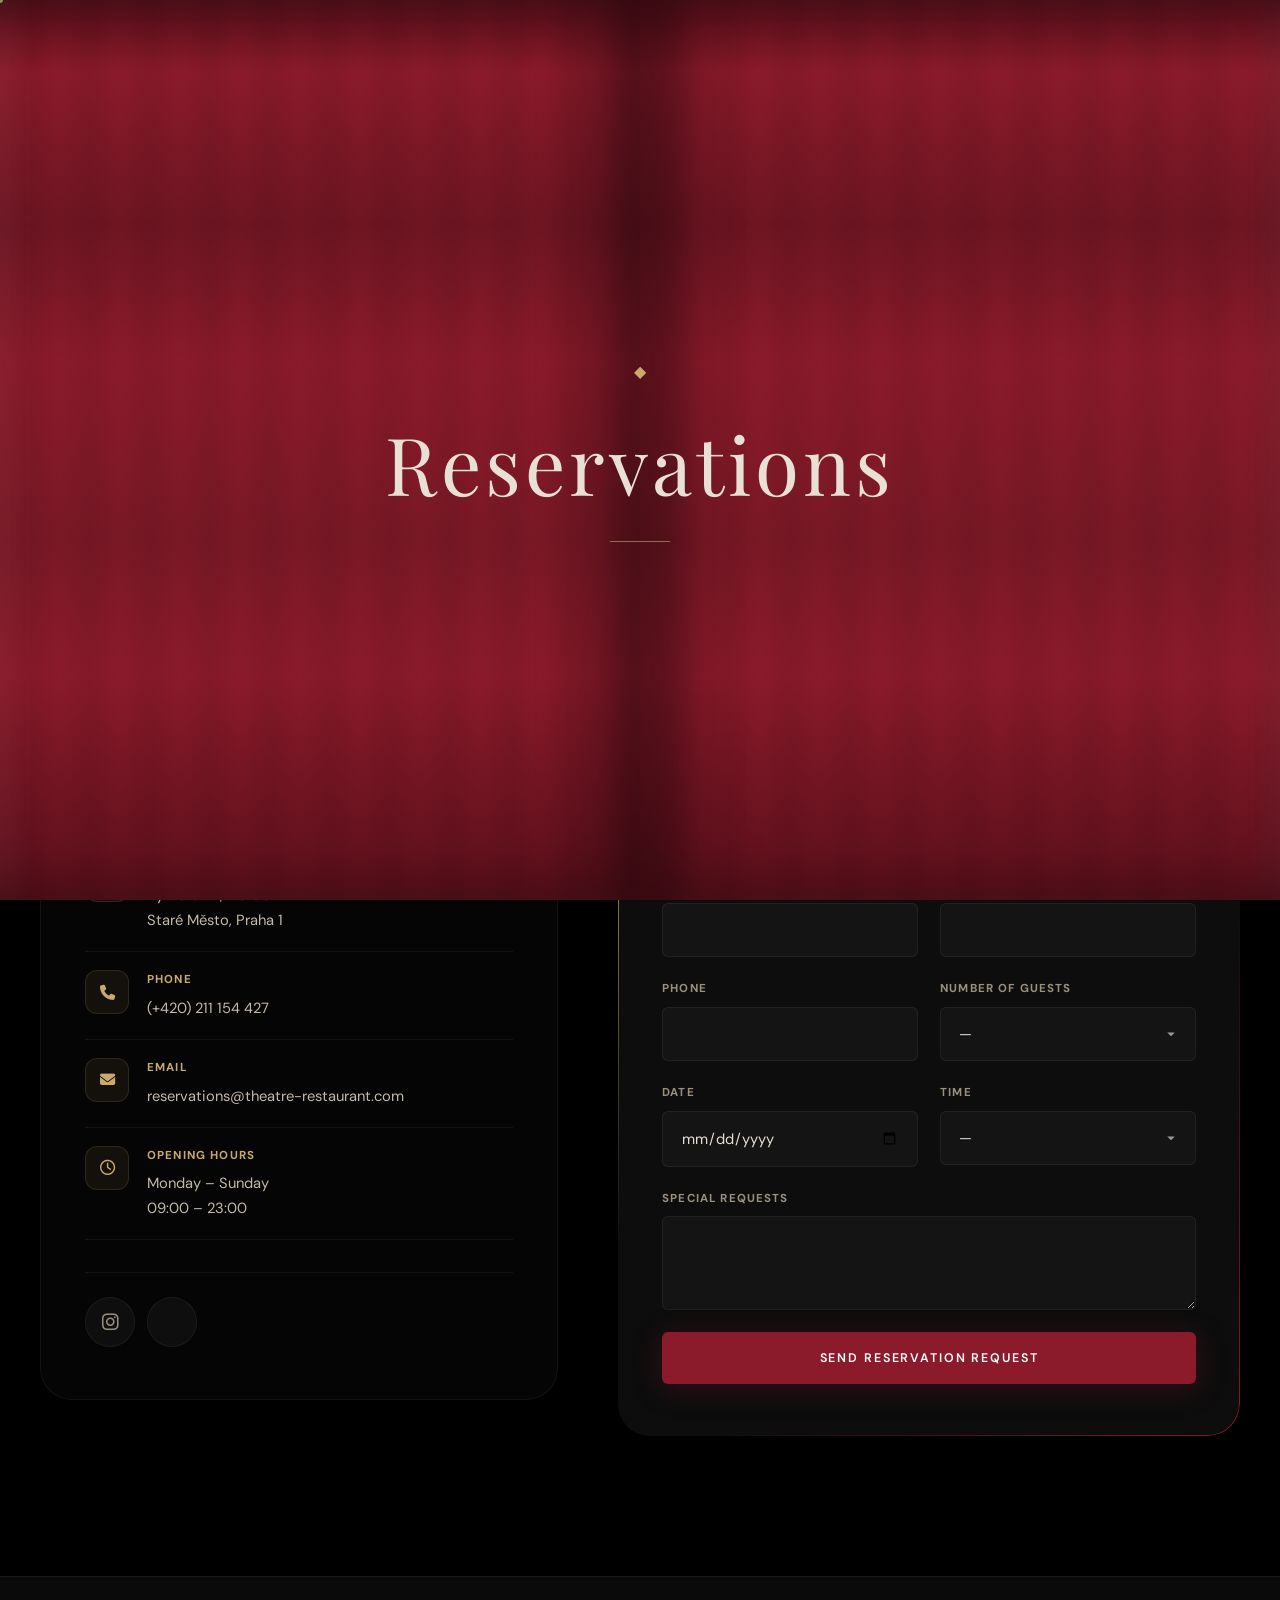
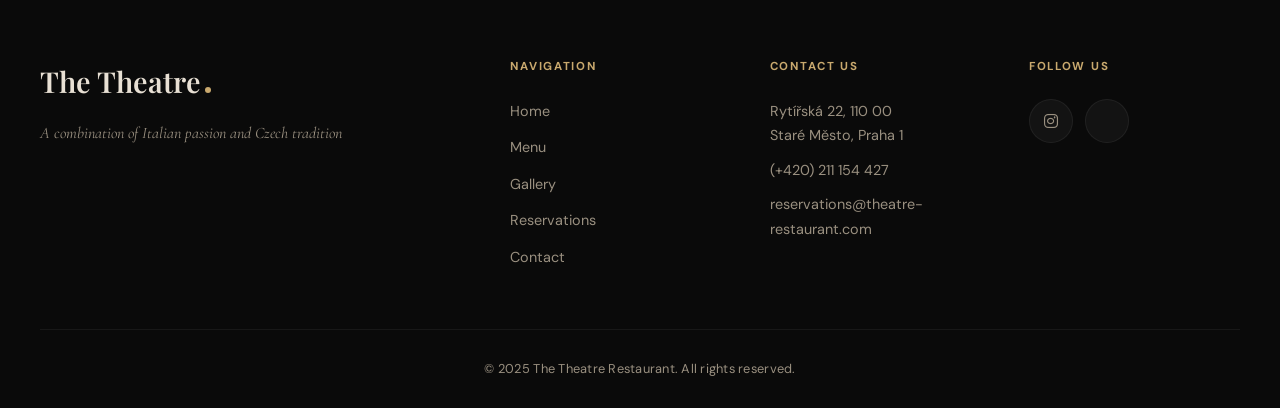
<file: reservations.html>
<!DOCTYPE html>
<html lang="en" data-lang="en">
<head>
    <meta charset="UTF-8">
    <meta name="viewport" content="width=device-width, initial-scale=1.0">
    <title>Reservations — The Theatre Restaurant</title>
    <link rel="preconnect" href="https://fonts.googleapis.com">
    <link rel="preconnect" href="https://fonts.gstatic.com" crossorigin>
    <link href="https://fonts.googleapis.com/css2?family=Playfair+Display:ital,wght@0,400;0,500;0,600;1,400;1,500&family=DM+Sans:wght@300;400;500;600;700&family=Cormorant+Garamond:ital,wght@0,300;0,400;0,500;1,300;1,400;1,500&display=swap" rel="stylesheet">
    <link rel="stylesheet" href="https://cdnjs.cloudflare.com/ajax/libs/font-awesome/6.5.1/css/all.min.css">
    <link rel="stylesheet" href="css/style.css">
    <script>if(sessionStorage.getItem('curtainSeen')){document.documentElement.classList.add('no-curtain')}</script>
    <style>.no-curtain #preloader{display:none!important}</style>
</head>
<body>

    <div class="scroll-progress" id="scrollProgress"></div>
    <div class="grain"></div>
    <div class="cursor-dot" id="cursorDot"></div>
    <div class="cursor-ring" id="cursorRing"></div>

    <div id="preloader" class="curtain-intro">
        <div class="curtain-half curtain-left"><div class="curtain-fabric"></div></div>
        <div class="curtain-half curtain-right"><div class="curtain-fabric"></div></div>
        <div class="curtain-center">
            <div class="curtain-diamond">&#9670;</div>
            <div class="curtain-logo">Reservations</div>
            <div class="curtain-line"></div>
        </div>
    </div>

    <!-- ==================== NAVIGATION ==================== -->
    <nav class="navbar" id="navbar">
        <div class="nav-inner">
            <a href="index.html" class="nav-logo">
                <span class="logo-text">The Theatre<span class="logo-dot"></span></span>
            </a>
            <div class="nav-links" id="navLinks">
                <a href="index.html" data-i18n="nav.home">Home</a>
                <a href="menu.html" data-i18n="nav.menu">Menu</a>
                <a href="gallery.html" data-i18n="nav.gallery">Gallery</a>
                <a href="reservations.html" class="active" data-i18n="nav.reservations">Reservations</a>
                <a href="contact.html" data-i18n="nav.contact">Contact</a>
            </div>
            <div class="nav-right">
                <div class="lang-switcher">
                    <button class="lang-btn active" data-lang="en">EN</button>
                    <button class="lang-btn" data-lang="cs">CZ</button>
                    <button class="lang-btn" data-lang="it">IT</button>
                    <button class="lang-btn" data-lang="de">DE</button>
                    <button class="lang-btn" data-lang="ru">RU</button>
                </div>
                <a href="reservations.html" class="nav-cta" data-i18n="nav.book">Book a Table</a>
                <button class="hamburger" id="hamburger" aria-label="Menu">
                    <span></span><span></span><span></span>
                </button>
            </div>
        </div>
    </nav>

    <div class="mobile-nav" id="mobileNav">
        <a href="index.html" data-i18n="nav.home">Home</a>
        <a href="menu.html" data-i18n="nav.menu">Menu</a>
        <a href="gallery.html" data-i18n="nav.gallery">Gallery</a>
        <a href="reservations.html" data-i18n="nav.reservations">Reservations</a>
        <a href="contact.html" data-i18n="nav.contact">Contact</a>
    </div>

    <!-- ==================== PAGE HERO ==================== -->
    <section class="page-hero">
        <div class="page-hero-bg" style="background-image: url('https://images.squarespace-cdn.com/content/v1/67d8b73ece40840cde478d43/31e2a18d-aaa5-4aea-b0bf-c4d9b74e3cf2/WhatsApp+Image+2025-11-28+at+12.40.47+PM.jpeg?format=2500w')"></div>
        <div class="hero-overlay"></div>
        <div class="page-hero-content">
            <div class="hero-badge">
                <span class="hero-badge-line"></span>
                <span data-i18n="reservations.badge">Your Table Awaits</span>
                <span class="hero-badge-line"></span>
            </div>
            <h1 class="page-hero-title" data-i18n="reservations.hero.title">Reservations</h1>
            <p class="page-hero-sub" data-i18n="reservations.hero.sub">Secure your spot for an unforgettable dining experience</p>
        </div>
    </section>

    <!-- ==================== RESERVATION CONTENT ==================== -->
    <section class="reserv-section section">
        <div class="container">
            <div class="reserv-grid">
                <!-- Info Card (Glassmorphism) -->
                <div class="reserv-info-card" data-reveal="right">
                    <div class="reserv-info-inner">
                        <h3 data-i18n="reservations.infoTitle">Visit Us</h3>
                        <div class="reserv-info-block">
                            <div class="reserv-info-icon"><i class="fa-solid fa-location-dot"></i></div>
                            <div>
                                <h4 data-i18n="reservations.address">Address</h4>
                                <p>Rytířská 22, 110 00<br>Staré Město, Praha 1</p>
                            </div>
                        </div>
                        <div class="reserv-info-block">
                            <div class="reserv-info-icon"><i class="fa-solid fa-phone"></i></div>
                            <div>
                                <h4 data-i18n="reservations.phone">Phone</h4>
                                <p><a href="tel:+420211154427">(+420) 211 154 427</a></p>
                            </div>
                        </div>
                        <div class="reserv-info-block">
                            <div class="reserv-info-icon"><i class="fa-solid fa-envelope"></i></div>
                            <div>
                                <h4>Email</h4>
                                <p><a href="mailto:reservations@theatre-restaurant.com">reservations@theatre-restaurant.com</a></p>
                            </div>
                        </div>
                        <div class="reserv-info-block">
                            <div class="reserv-info-icon"><i class="fa-regular fa-clock"></i></div>
                            <div>
                                <h4 data-i18n="reservations.hours">Opening Hours</h4>
                                <p data-i18n="reservations.hoursText">Monday – Sunday<br>09:00 – 23:00</p>
                            </div>
                        </div>
                        <div class="reserv-info-social">
                            <a href="https://www.instagram.com/the_theatre_trattoria/" target="_blank" rel="noopener" aria-label="Instagram"><i class="fa-brands fa-instagram"></i></a>
                            <a href="https://www.tripadvisor.com/Restaurant_Review-g274707-d27938620-Reviews-The_Theatre_Trattoria_Restaurant-Prague_Bohemia.html" target="_blank" rel="noopener" aria-label="TripAdvisor"><i class="fa-brands fa-tripadvisor"></i></a>
                        </div>
                    </div>
                </div>

                <!-- Reservation Form Card -->
                <div class="reserv-form-card" data-reveal="left">
                    <div class="reserv-form-inner">
                        <h3 data-i18n="reservations.formTitle">Make a Reservation</h3>
                        <p class="reserv-form-sub" data-i18n="reservations.formSub">Fill in the form below and we'll confirm your booking by email or phone.</p>
                        <form id="reservationForm" class="reserv-form">
                            <div class="form-row">
                                <div class="form-group">
                                    <label for="name" data-i18n="reservations.form.name">Full Name</label>
                                    <input type="text" id="name" name="name" required placeholder=" ">
                                </div>
                                <div class="form-group">
                                    <label for="email" data-i18n="reservations.form.email">Email</label>
                                    <input type="email" id="email" name="email" required placeholder=" ">
                                </div>
                            </div>
                            <div class="form-row">
                                <div class="form-group">
                                    <label for="phone" data-i18n="reservations.form.phone">Phone</label>
                                    <input type="tel" id="phone" name="phone" required placeholder=" ">
                                </div>
                                <div class="form-group">
                                    <label for="guests" data-i18n="reservations.form.guests">Number of Guests</label>
                                    <select id="guests" name="guests" required>
                                        <option value="">—</option>
                                        <option value="1">1</option>
                                        <option value="2">2</option>
                                        <option value="3">3</option>
                                        <option value="4">4</option>
                                        <option value="5">5</option>
                                        <option value="6">6</option>
                                        <option value="7">7</option>
                                        <option value="8">8+</option>
                                    </select>
                                </div>
                            </div>
                            <div class="form-row">
                                <div class="form-group">
                                    <label for="date" data-i18n="reservations.form.date">Date</label>
                                    <input type="date" id="date" name="date" required>
                                </div>
                                <div class="form-group">
                                    <label for="time" data-i18n="reservations.form.time">Time</label>
                                    <select id="time" name="time" required>
                                        <option value="">—</option>
                                        <option value="09:00">09:00</option>
                                        <option value="09:30">09:30</option>
                                        <option value="10:00">10:00</option>
                                        <option value="10:30">10:30</option>
                                        <option value="11:00">11:00</option>
                                        <option value="11:30">11:30</option>
                                        <option value="12:00">12:00</option>
                                        <option value="12:30">12:30</option>
                                        <option value="13:00">13:00</option>
                                        <option value="13:30">13:30</option>
                                        <option value="14:00">14:00</option>
                                        <option value="14:30">14:30</option>
                                        <option value="15:00">15:00</option>
                                        <option value="15:30">15:30</option>
                                        <option value="16:00">16:00</option>
                                        <option value="16:30">16:30</option>
                                        <option value="17:00">17:00</option>
                                        <option value="17:30">17:30</option>
                                        <option value="18:00">18:00</option>
                                        <option value="18:30">18:30</option>
                                        <option value="19:00">19:00</option>
                                        <option value="19:30">19:30</option>
                                        <option value="20:00">20:00</option>
                                        <option value="20:30">20:30</option>
                                        <option value="21:00">21:00</option>
                                        <option value="21:30">21:30</option>
                                        <option value="22:00">22:00</option>
                                    </select>
                                </div>
                            </div>
                            <div class="form-group form-group-full">
                                <label for="message" data-i18n="reservations.form.message">Special Requests</label>
                                <textarea id="message" name="message" rows="3" placeholder=" "></textarea>
                            </div>
                            <button type="submit" class="btn btn-primary btn-full magnetic-wrap" data-i18n="reservations.form.submit">Send Reservation Request</button>
                        </form>
                        <!-- Success message -->
                        <div class="reserv-success" id="reservSuccess" style="display:none;">
                            <div class="reserv-success-icon"><i class="fa-solid fa-circle-check"></i></div>
                            <h4 data-i18n="reservations.success.title">Thank You!</h4>
                            <p data-i18n="reservations.success.text">Your reservation request has been sent. We'll confirm your booking shortly via email or phone.</p>
                        </div>
                    </div>
                </div>
            </div>
        </div>
    </section>

    <!-- ==================== FOOTER ==================== -->
    <footer class="footer">
        <div class="container">
            <div class="footer-main">
                <div class="footer-brand">
                    <h3 class="footer-logo-text">The Theatre<span class="logo-dot"></span></h3>
                    <p class="footer-tagline" data-i18n="footer.tagline">A combination of Italian passion and Czech tradition</p>
                </div>
                <div class="footer-col">
                    <h4 class="footer-heading" data-i18n="footer.navigation">Navigation</h4>
                    <div class="footer-link-list">
                        <a href="index.html" data-i18n="nav.home">Home</a>
                        <a href="menu.html" data-i18n="nav.menu">Menu</a>
                        <a href="gallery.html" data-i18n="nav.gallery">Gallery</a>
                        <a href="reservations.html" data-i18n="nav.reservations">Reservations</a>
                        <a href="contact.html" data-i18n="nav.contact">Contact</a>
                    </div>
                </div>
                <div class="footer-col">
                    <h4 class="footer-heading" data-i18n="footer.contactUs">Contact Us</h4>
                    <div class="footer-contact-text">
                        <p>Rytířská 22, 110 00<br>Staré Město, Praha 1</p>
                        <p><a href="tel:+420211154427">(+420) 211 154 427</a></p>
                        <p><a href="mailto:reservations@theatre-restaurant.com">reservations@theatre-restaurant.com</a></p>
                    </div>
                </div>
                <div class="footer-col">
                    <h4 class="footer-heading" data-i18n="footer.followUs">Follow Us</h4>
                    <div class="footer-social-links">
                        <a href="https://www.instagram.com/the_theatre_trattoria/" target="_blank" rel="noopener" class="footer-social-btn" aria-label="Instagram"><i class="fa-brands fa-instagram"></i></a>
                        <a href="https://www.tripadvisor.com/Restaurant_Review-g274707-d27938620-Reviews-The_Theatre_Trattoria_Restaurant-Prague_Bohemia.html" target="_blank" rel="noopener" class="footer-social-btn" aria-label="TripAdvisor"><i class="fa-brands fa-tripadvisor"></i></a>
                    </div>
                </div>
            </div>
            <div class="footer-bottom">
                <p>&copy; 2025 The Theatre Restaurant. All rights reserved.</p>
            </div>
        </div>
    </footer>

    <button class="back-to-top" id="backToTop" aria-label="Back to top"><i class="fa-solid fa-arrow-up"></i></button>

    <script src="js/translations.js"></script>
    <script src="js/main.js"></script>
</body>
</html>
</file>
<file: css/style.css>
/* ============================================================
   THE THEATRE RESTAURANT — Premium Design System
   Multi-page | Dark Luxury | Unique Visual Effects
   ============================================================ */

/* ==================== CSS CUSTOM PROPERTIES ==================== */
:root {
    --clr-bg:         #000000;
    --clr-bg-2:       #0a0a0a;
    --clr-bg-3:       #111111;
    --clr-bg-card:    #0d0d0d;
    --clr-primary:    #8B1A2B;
    --clr-primary-l:  #a82240;
    --clr-gold:       #C9A96E;
    --clr-gold-l:     #dfc28d;
    --clr-white:      #ffffff;
    --clr-light:      #e8e0d4;
    --clr-light-2:    #c4baa8;
    --clr-light-3:    #9a9080;
    --clr-text:       #8a8070;
    --clr-border:     rgba(255,255,255,0.06);
    --clr-border-h:   rgba(201,169,110,0.25);

    --f-heading:  'Playfair Display', serif;
    --f-body:     'DM Sans', sans-serif;
    --f-accent:   'Cormorant Garamond', serif;

    --container:  1280px;
    --section-py: 140px;

    --ease-out-expo:  cubic-bezier(0.16, 1, 0.3, 1);
    --tr-fast:    0.3s cubic-bezier(0.16, 1, 0.3, 1);
    --tr-medium:  0.6s cubic-bezier(0.16, 1, 0.3, 1);
    --tr-slow:    1s cubic-bezier(0.16, 1, 0.3, 1);

    --r-sm:  6px;
    --r-md:  12px;
    --r-lg:  20px;
    --r-xl:  32px;
}

/* ==================== RESET ==================== */
*, *::before, *::after { box-sizing: border-box; margin: 0; padding: 0; }
html { scroll-behavior: smooth; -webkit-font-smoothing: antialiased; -moz-osx-font-smoothing: grayscale; overflow-x: hidden; }
body {
    font-family: var(--f-body);
    font-size: 16px;
    line-height: 1.7;
    color: var(--clr-text);
    background: #000000;
    background-image: none;
    overflow-x: hidden;
    width: 100%;
    max-width: 100vw;
}
body.no-scroll { overflow: hidden; }
img { display: block; max-width: 100%; height: auto; }
a { text-decoration: none; color: inherit; }
ul, ol { list-style: none; }
button { font-family: inherit; cursor: pointer; border: none; background: none; }
input, select, textarea { font-family: inherit; font-size: inherit; }

/* ==================== SCROLL PROGRESS BAR ==================== */
.scroll-progress {
    position: fixed; top: 0; left: 0;
    height: 3px; width: 0%;
    background: linear-gradient(90deg, var(--clr-primary), var(--clr-gold));
    z-index: 10001;
    transition: width 0.1s linear;
}

/* ==================== FILM GRAIN (disabled — was causing grainy look) ==================== */
.grain {
    display: none;
}

/* ==================== CUSTOM CURSOR ==================== */
.cursor-dot, .cursor-ring { display: none; }
@media (hover: hover) and (pointer: fine) {
    .cursor-dot {
        display: block; position: fixed;
        width: 6px; height: 6px;
        background: var(--clr-gold); border-radius: 50%;
        pointer-events: none; z-index: 100000;
        left: -3px; top: -3px;
        mix-blend-mode: difference;
        transition: width 0.2s, height 0.2s, background 0.2s;
    }
    .cursor-dot.cursor-hover {
        width: 10px; height: 10px;
        background: var(--clr-primary);
    }
    .cursor-ring {
        display: block; position: fixed;
        width: 40px; height: 40px;
        border: 1.5px solid var(--clr-gold); border-radius: 50%;
        pointer-events: none; z-index: 99999;
        left: -20px; top: -20px;
        opacity: 0.4;
        transition: width 0.4s var(--ease-out-expo), height 0.4s var(--ease-out-expo), opacity 0.3s, border-color 0.3s;
    }
    .cursor-ring.cursor-hover { width: 60px; height: 60px; left: -30px; top: -30px; border-color: var(--clr-primary); opacity: 0.7; }
}

/* ==================== CURTAIN INTRO ==================== */
.curtain-intro {
    position: fixed; inset: 0; z-index: 99999;
    display: flex; align-items: center; justify-content: center;
    pointer-events: all;
    overflow: hidden;
}
.curtain-intro.loaded {
    pointer-events: none;
}

/* Curtain halves */
.curtain-half {
    position: absolute; top: 0; width: 50%; height: 100%;
    z-index: 2;
    transition: transform 1.4s cubic-bezier(0.77, 0, 0.175, 1);
}
.curtain-left { left: 0; transform-origin: left center; }
.curtain-right { right: 0; transform-origin: right center; }
.curtain-intro.loaded .curtain-left { transform: translateX(-100%); }
.curtain-intro.loaded .curtain-right { transform: translateX(100%); }

.curtain-fabric {
    width: 100%; height: 100%;
    background:
        linear-gradient(180deg,
            #5a0f1a 0%,
            #8B1A2B 8%,
            #6e1522 25%,
            #8B1A2B 40%,
            #7a1826 60%,
            #8B1A2B 75%,
            #5a0f1a 100%
        );
    position: relative;
}
/* Curtain fold effect */
.curtain-left .curtain-fabric {
    box-shadow: inset -40px 0 60px rgba(0,0,0,0.4), inset 20px 0 30px rgba(255,255,255,0.03);
    background:
        repeating-linear-gradient(90deg,
            transparent 0px,
            rgba(0,0,0,0.06) 30px,
            transparent 60px
        ),
        linear-gradient(180deg, #5a0f1a 0%, #8B1A2B 8%, #6e1522 25%, #8B1A2B 40%, #7a1826 60%, #8B1A2B 75%, #5a0f1a 100%);
}
.curtain-right .curtain-fabric {
    box-shadow: inset 40px 0 60px rgba(0,0,0,0.4), inset -20px 0 30px rgba(255,255,255,0.03);
    background:
        repeating-linear-gradient(90deg,
            transparent 0px,
            rgba(0,0,0,0.06) 30px,
            transparent 60px
        ),
        linear-gradient(180deg, #5a0f1a 0%, #8B1A2B 8%, #6e1522 25%, #8B1A2B 40%, #7a1826 60%, #8B1A2B 75%, #5a0f1a 100%);
}

/* Top valance (decorative drape) */
.curtain-valance {
    position: absolute; top: 0; left: 0; width: 100%;
    height: 60px; z-index: 3;
    background:
        radial-gradient(ellipse 80px 50px at 10% 0%, transparent 48%, #5a0f1a 50%, #8B1A2B 100%),
        radial-gradient(ellipse 80px 50px at 30% 0%, transparent 48%, #5a0f1a 50%, #8B1A2B 100%),
        radial-gradient(ellipse 80px 50px at 50% 0%, transparent 48%, #5a0f1a 50%, #8B1A2B 100%),
        radial-gradient(ellipse 80px 50px at 70% 0%, transparent 48%, #5a0f1a 50%, #8B1A2B 100%),
        radial-gradient(ellipse 80px 50px at 90% 0%, transparent 48%, #5a0f1a 50%, #8B1A2B 100%);
    background-size: 100% 100%;
    opacity: 0;
    transition: opacity 0.6s ease 0.2s;
}
.curtain-intro.loaded .curtain-valance { opacity: 0; transition: opacity 0.4s ease; }

/* Center content */
.curtain-center {
    position: relative; z-index: 4;
    text-align: center;
    display: flex; flex-direction: column; align-items: center; gap: 10px;
}

.curtain-diamond {
    color: var(--clr-gold);
    font-size: 1rem;
    opacity: 0;
    animation: curtainFadeUp 0.8s ease 0.3s forwards;
}
.curtain-logo {
    font-family: var(--f-heading);
    font-size: clamp(2.5rem, 7vw, 5rem);
    font-weight: 400;
    color: var(--clr-light);
    letter-spacing: 0.05em;
    opacity: 0;
    animation: curtainFadeUp 1s ease 0.5s forwards;
}
.curtain-sub {
    font-family: var(--f-body);
    font-size: clamp(0.6rem, 1.5vw, 0.85rem);
    font-weight: 600;
    letter-spacing: 0.5em;
    text-transform: uppercase;
    color: var(--clr-gold);
    opacity: 0;
    animation: curtainFadeUp 0.8s ease 0.8s forwards;
}
.curtain-line {
    width: 60px; height: 1px;
    background: var(--clr-gold);
    opacity: 0;
    animation: curtainLineExpand 0.8s ease 1s forwards;
}
.curtain-intro.loaded .curtain-center {
    opacity: 0;
    transition: opacity 0.5s ease;
}

@keyframes curtainFadeUp {
    from { opacity: 0; transform: translateY(20px); }
    to { opacity: 1; transform: translateY(0); }
}
@keyframes curtainLineExpand {
    from { opacity: 0; width: 0; }
    to { opacity: 0.6; width: 60px; }
}

/* ==================== UTILITIES ==================== */
.container { max-width: var(--container); margin: 0 auto; padding: 0 clamp(20px, 4vw, 40px); width: 100%; overflow-x: hidden; }
.section { padding: var(--section-py) 0; position: relative; }

.section-tag {
    font-family: var(--f-body); font-size: 0.7rem; font-weight: 600;
    letter-spacing: 0.3em; text-transform: uppercase; color: var(--clr-gold);
    display: flex; align-items: center; gap: 16px; margin-bottom: 20px;
}
.section-tag::before { content: ''; width: 40px; height: 1px; background: var(--clr-gold); }
.section-tag--center { justify-content: center; }
.section-tag--center::after { content: ''; width: 40px; height: 1px; background: var(--clr-gold); }
.section-tag--light { color: var(--clr-gold-l); }
.section-tag--light::before, .section-tag--light::after { background: rgba(255,255,255,0.3); }

.section-title {
    font-family: var(--f-heading);
    font-size: clamp(2.2rem, 5vw, 4rem);
    color: var(--clr-light); font-weight: 400; line-height: 1.15; margin-bottom: 24px;
}
.section-title--center { text-align: center; }
.section-title em { font-style: italic; color: var(--clr-gold); font-family: var(--f-accent); font-weight: 300; }

/* ==================== BUTTONS ==================== */
.btn {
    display: inline-flex; align-items: center; justify-content: center; gap: 10px;
    padding: 18px 44px; font-size: 0.78rem; font-weight: 600;
    letter-spacing: 0.15em; text-transform: uppercase;
    border-radius: var(--r-sm); position: relative; overflow: hidden;
    transition: transform var(--tr-fast), box-shadow var(--tr-fast);
}
.btn::before {
    content: ''; position: absolute; inset: 0;
    background: radial-gradient(circle at 50% 50%, rgba(255,255,255,0.15) 0%, transparent 60%);
    opacity: 0; transition: opacity 0.3s;
}
.btn:hover::before { opacity: 1; }
.btn:hover { transform: translateY(-3px); }
.btn-primary { background: var(--clr-primary); color: var(--clr-white); box-shadow: 0 4px 30px rgba(139,26,43,0.3); }
.btn-primary:hover { box-shadow: 0 8px 40px rgba(139,26,43,0.5); }
.btn-outline { color: var(--clr-light); border: 1px solid var(--clr-border-h); background: transparent; }
.btn-outline:hover { border-color: var(--clr-gold); box-shadow: 0 4px 30px rgba(201,169,110,0.15); }
.btn-full { width: 100%; }
.magnetic-wrap { display: inline-block; position: relative; }

/* ==================== NAVIGATION ==================== */
.navbar {
    position: fixed; top: 0; left: 0; width: 100%; z-index: 1000;
    padding: 24px 0; transition: all var(--tr-medium);
    background: rgba(0,0,0,0.95);
    backdrop-filter: blur(20px);
    -webkit-backdrop-filter: blur(20px);
}
.navbar.scrolled {
    background: rgba(0,0,0,0.98); backdrop-filter: blur(24px) saturate(1.2);
    padding: 14px 0; box-shadow: 0 1px 0 var(--clr-border);
}
.navbar.nav-hidden { transform: translateY(-100%); }
.nav-inner {
    max-width: var(--container); margin: 0 auto;
    padding: 0 clamp(20px, 4vw, 40px);
    display: flex; align-items: center; justify-content: space-between;
}
.nav-logo { z-index: 1001; display: flex; align-items: center; gap: 12px; }
.logo-text {
    font-family: var(--f-heading); font-size: 1.35rem;
    color: var(--clr-light); font-weight: 600; letter-spacing: 0.02em;
}
.logo-dot { width: 6px; height: 6px; background: var(--clr-gold); border-radius: 50%; display: inline-block; margin-left: 4px; }
.nav-links { display: flex; align-items: center; gap: 40px; }
.nav-links a {
    font-size: 0.78rem; font-weight: 500; letter-spacing: 0.1em; text-transform: uppercase;
    color: var(--clr-light-2); position: relative; padding: 6px 0; transition: color var(--tr-fast);
}
.nav-links a::after {
    content: ''; position: absolute; bottom: 0; left: 0;
    width: 0; height: 1px; background: var(--clr-gold); transition: width var(--tr-fast);
}
.nav-links a:hover, .nav-links a.active { color: var(--clr-gold); }
.nav-links a:hover::after, .nav-links a.active::after { width: 100%; }
.nav-right { display: flex; align-items: center; gap: 16px; }
.lang-switcher {
    display: flex; gap: 3px; background: rgba(255,255,255,0.04);
    border-radius: 24px; padding: 3px; border: 1px solid var(--clr-border);
}
.lang-btn {
    font-size: 0.65rem; font-weight: 700; letter-spacing: 0.05em;
    color: var(--clr-light-3); padding: 5px 10px; border-radius: 20px; transition: all var(--tr-fast);
}
.lang-btn:hover { color: var(--clr-light); }
.lang-btn.active { background: var(--clr-primary); color: var(--clr-white); }
.nav-cta {
    font-size: 0.72rem; font-weight: 600; letter-spacing: 0.1em; text-transform: uppercase;
    color: var(--clr-bg); background: var(--clr-gold);
    padding: 10px 24px; border-radius: var(--r-sm); transition: all var(--tr-fast);
}
.nav-cta:hover { background: var(--clr-gold-l); transform: translateY(-2px); box-shadow: 0 4px 20px rgba(201,169,110,0.35); }
.hamburger { display: none; flex-direction: column; gap: 7px; padding: 8px; z-index: 1001; }
.hamburger span {
    display: block; width: 30px; height: 1.5px;
    background: var(--clr-light); transition: all var(--tr-fast); transform-origin: center;
}
.hamburger.active span:nth-child(1) { transform: translateY(8.5px) rotate(45deg); }
.hamburger.active span:nth-child(2) { opacity: 0; transform: scaleX(0); }
.hamburger.active span:nth-child(3) { transform: translateY(-8.5px) rotate(-45deg); }

/* Mobile Nav */
.mobile-nav {
    position: fixed; inset: 0; background: rgba(0,0,0,0.98);
    backdrop-filter: blur(30px); z-index: 999;
    display: flex; flex-direction: column; align-items: center; justify-content: center; gap: 32px;
    opacity: 0; visibility: hidden; transition: all var(--tr-medium);
}
.mobile-nav.active { opacity: 1; visibility: visible; }
.mobile-nav a {
    font-family: var(--f-heading); font-size: clamp(1.5rem, 5vw, 2.5rem);
    color: var(--clr-light); font-weight: 400;
    opacity: 0; transform: translateY(30px); transition: all var(--tr-medium);
}
.mobile-nav.active a { opacity: 1; transform: translateY(0); }
.mobile-nav a:nth-child(1) { transition-delay: 0.1s; }
.mobile-nav a:nth-child(2) { transition-delay: 0.15s; }
.mobile-nav a:nth-child(3) { transition-delay: 0.2s; }
.mobile-nav a:nth-child(4) { transition-delay: 0.25s; }
.mobile-nav a:nth-child(5) { transition-delay: 0.3s; }
.mobile-nav a:hover { color: var(--clr-gold); }

/* ==================== INFINITE MARQUEE ==================== */
.marquee-section {
    padding: 28px 0; overflow: hidden;
    border-top: 1px solid var(--clr-border); border-bottom: 1px solid var(--clr-border);
    background: var(--clr-bg-2);
}
.marquee-track { display: flex; width: max-content; animation: marqueeScroll 40s linear infinite; }
.marquee-track:hover { animation-play-state: paused; }
.marquee-item {
    display: flex; align-items: center; gap: 40px; padding: 0 40px; white-space: nowrap;
    font-family: var(--f-accent); font-size: clamp(1rem, 2vw, 1.3rem);
    color: var(--clr-light-3); font-style: italic; letter-spacing: 0.04em;
}
.marquee-dot { width: 5px; height: 5px; background: var(--clr-gold); border-radius: 50%; flex-shrink: 0; }
@keyframes marqueeScroll { 0% { transform: translateX(0); } 100% { transform: translateX(-50%); } }

/* ==================== CINEMATIC HERO ==================== */
.hero-cin {
    position: relative; min-height: 100vh;
    display: flex; align-items: center; justify-content: center; overflow: hidden;
}
.hero-cin-bg-wrap { position: absolute; inset: 0; overflow: hidden; }
.hero-cin-bg {
    width: 100%; height: 100%; background-size: cover; background-position: center;
    transform: scale(1.05);
}
.hero-cin-overlay {
    position: absolute; inset: 0;
    background: linear-gradient(
        180deg,
        rgba(0,0,0,0.55) 0%,
        rgba(0,0,0,0.45) 50%,
        rgba(0,0,0,0.75) 100%
    );
}

/* Hero content — centered */
.hero-cin-content {
    position: relative; z-index: 4;
    width: 100%; max-width: 900px;
    margin: 0 auto;
    padding: 120px clamp(24px, 5vw, 60px) 100px;
    display: flex; align-items: center; justify-content: center;
}

.hero-cin-inner {
    text-align: center;
    width: 100%;
}

/* Tag */
.hero-cin-tag {
    display: flex; align-items: center; justify-content: center; gap: 20px;
    margin-bottom: 32px;
    opacity: 0; transform: translateY(16px);
    transition: opacity 0.8s ease 0.3s, transform 0.8s ease 0.3s;
}
body.loaded .hero-cin-tag { opacity: 1; transform: translateY(0); }
.hero-cin-tag-line { width: 40px; height: 1px; background: var(--clr-gold); display: inline-block; }
.hero-cin-tag span:not(.hero-cin-tag-line) {
    font-family: var(--f-body); font-size: 0.72rem; font-weight: 600;
    letter-spacing: 0.3em; text-transform: uppercase; color: var(--clr-gold);
}

/* Title */
.hero-cin-title { margin-bottom: 28px; }
.hero-cin-title-line {
    display: block; overflow: hidden; line-height: 1.05;
}
.hero-cin-title-line span {
    display: inline-block; transform: translateY(110%); opacity: 0;
    transition: transform 1.2s var(--ease-out-expo), opacity 0.6s ease;
}
.hero-cin-title-line.visible span { transform: translateY(0); opacity: 1; }

.hero-cin-title--sm {
    font-family: var(--f-accent); font-size: clamp(1.6rem, 3vw, 2.4rem);
    font-weight: 300; font-style: italic; letter-spacing: 0.2em; color: var(--clr-gold-l);
    padding-bottom: 4px;
}
.hero-cin-title--sm span { color: var(--clr-gold-l); }
.hero-cin-title--xl {
    font-family: var(--f-heading); font-size: clamp(5rem, 14vw, 11rem);
    font-weight: 400; letter-spacing: -0.02em;
    color: #ffffff;
    text-shadow: 0 4px 40px rgba(0,0,0,0.6);
    line-height: 0.95;
}
.hero-cin-title--xl span { color: #ffffff; }
.hero-cin-title--md {
    font-family: var(--f-body); font-size: clamp(0.75rem, 1.5vw, 1rem);
    font-weight: 700; letter-spacing: 0.6em; text-transform: uppercase;
    color: var(--clr-light-2); padding-top: 10px;
}
.hero-cin-title--md span { color: var(--clr-light-2); }

/* Subtitle */
.hero-cin-subtitle {
    font-family: var(--f-accent); font-size: clamp(1rem, 2vw, 1.3rem);
    color: var(--clr-light-2); font-style: italic; font-weight: 300;
    margin-bottom: 40px; line-height: 1.6;
    opacity: 0; transform: translateY(16px);
    transition: opacity 0.8s ease 1.2s, transform 0.8s ease 1.2s;
}
body.loaded .hero-cin-subtitle { opacity: 1; transform: translateY(0); }

/* Actions */
.hero-cin-actions {
    display: flex; gap: 16px; flex-wrap: wrap; justify-content: center;
    margin-bottom: 48px;
    opacity: 0; transform: translateY(16px);
    transition: opacity 0.8s ease 1.4s, transform 0.8s ease 1.4s;
}
body.loaded .hero-cin-actions { opacity: 1; transform: translateY(0); }

/* Meta info bar */
.hero-cin-meta {
    display: flex; align-items: center; justify-content: center; gap: 20px;
    opacity: 0; transform: translateY(16px);
    transition: opacity 0.8s ease 1.6s, transform 0.8s ease 1.6s;
}
body.loaded .hero-cin-meta { opacity: 1; transform: translateY(0); }
.hero-cin-meta-item {
    display: flex; align-items: center; gap: 8px;
    font-size: 0.82rem; color: var(--clr-light-3); letter-spacing: 0.04em;
}
.hero-cin-meta-item i { color: var(--clr-gold); font-size: 0.8rem; }
.hero-cin-meta-sep { width: 1px; height: 20px; background: rgba(255,255,255,0.2); }

/* Scroll indicator */
.hero-cin-scroll {
    position: absolute; bottom: 36px; left: 50%; transform: translateX(-50%);
    z-index: 5; display: flex; flex-direction: column; align-items: center; gap: 8px;
}
.scroll-line-wrap {
    width: 1px; height: 50px; background: rgba(255,255,255,0.15);
    border-radius: 1px; overflow: hidden;
}
.scroll-line-inner {
    width: 100%; height: 30px; background: var(--clr-gold);
    border-radius: 1px; animation: scrollLine 2s ease-in-out infinite;
}
@keyframes scrollLine { 0% { transform: translateY(-100%); } 100% { transform: translateY(200%); } }

/* ==================== HERO STAGE (Split Screen) ==================== */
.hero-stage {
    position: relative;
    min-height: 100vh;
    display: flex;
    align-items: center;
    overflow: hidden;
    background: var(--clr-bg);
}
.hero-stage-bg {
    position: absolute;
    inset: 0;
    pointer-events: none;
}
.hero-stage-gradient {
    position: absolute;
    top: -30%;
    right: -10%;
    width: 70%;
    height: 160%;
    background: radial-gradient(ellipse at center, rgba(139,26,43,0.06) 0%, transparent 70%);
    pointer-events: none;
}
.hero-stage-inner {
    display: grid;
    grid-template-columns: 1fr 1fr;
    gap: clamp(40px, 6vw, 80px);
    max-width: var(--container);
    margin: 0 auto;
    padding: 140px clamp(24px, 5vw, 60px) 100px;
    width: 100%;
    align-items: center;
    position: relative;
    z-index: 2;
}

/* Tag */
.hero-stage-tag {
    display: flex;
    align-items: center;
    gap: 16px;
    margin-bottom: 28px;
    opacity: 0;
    transform: translateY(16px);
    transition: opacity 0.8s ease 0.3s, transform 0.8s ease 0.3s;
    font-family: var(--f-body);
    font-size: 0.7rem;
    font-weight: 600;
    letter-spacing: 0.3em;
    text-transform: uppercase;
    color: var(--clr-gold);
}
body.loaded .hero-stage-tag { opacity: 1; transform: translateY(0); }
.tag-accent-line {
    width: 40px;
    height: 1px;
    background: var(--clr-gold);
    display: inline-block;
}

/* Title */
.hero-stage-title { margin-bottom: 0; }
.hst-line {
    display: block;
    overflow: hidden;
    line-height: 1.1;
}
.hst-line span {
    display: inline-block;
    transform: translateY(110%);
    opacity: 0;
    transition: transform 1.2s var(--ease-out-expo), opacity 0.6s ease;
}
.hst-line.visible span { transform: translateY(0); opacity: 1; }

.hst-the {
    font-family: var(--f-accent);
    font-size: clamp(1.5rem, 3vw, 2.4rem);
    font-weight: 300;
    font-style: italic;
    letter-spacing: 0.2em;
    color: var(--clr-gold-l);
    padding-bottom: 4px;
}
.hst-main {
    font-family: var(--f-heading);
    font-size: clamp(4.5rem, 9vw, 8rem);
    font-weight: 400;
    letter-spacing: -0.02em;
    color: #ffffff;
    text-shadow: 0 4px 40px rgba(0,0,0,0.4);
    line-height: 0.95;
}
.hst-rest {
    font-family: var(--f-body);
    font-size: clamp(0.7rem, 1.2vw, 0.95rem);
    font-weight: 700;
    letter-spacing: 0.55em;
    text-transform: uppercase;
    color: var(--clr-light-2);
    padding-top: 10px;
}

/* Divider */
.hero-stage-divider {
    display: flex;
    align-items: center;
    gap: 14px;
    margin: 28px 0;
    opacity: 0;
    transform: translateY(10px);
    transition: opacity 0.8s ease 1s, transform 0.8s ease 1s;
}
body.loaded .hero-stage-divider { opacity: 1; transform: translateY(0); }
.hsd-line {
    flex: 0 1 60px;
    height: 1px;
    background: var(--clr-gold);
    opacity: 0.5;
}
.hsd-diamond {
    color: var(--clr-gold);
    font-size: 0.55rem;
    opacity: 0.7;
}

/* Subtitle */
.hero-stage-subtitle {
    font-family: var(--f-accent);
    font-size: clamp(1rem, 2vw, 1.25rem);
    color: var(--clr-light-2);
    font-style: italic;
    font-weight: 300;
    margin-bottom: 36px;
    line-height: 1.6;
    opacity: 0;
    transform: translateY(16px);
    transition: opacity 0.8s ease 1.2s, transform 0.8s ease 1.2s;
}
body.loaded .hero-stage-subtitle { opacity: 1; transform: translateY(0); }

/* Actions */
.hero-stage-actions {
    display: flex;
    gap: 16px;
    flex-wrap: wrap;
    margin-bottom: 48px;
    opacity: 0;
    transform: translateY(16px);
    transition: opacity 0.8s ease 1.4s, transform 0.8s ease 1.4s;
}
body.loaded .hero-stage-actions { opacity: 1; transform: translateY(0); }

/* Meta info */
.hero-stage-meta {
    display: flex;
    align-items: center;
    gap: 20px;
    opacity: 0;
    transform: translateY(16px);
    transition: opacity 0.8s ease 1.6s, transform 0.8s ease 1.6s;
}
body.loaded .hero-stage-meta { opacity: 1; transform: translateY(0); }
.hsm-item {
    display: flex;
    align-items: center;
    gap: 8px;
    font-size: 0.82rem;
    color: var(--clr-light-3);
    letter-spacing: 0.04em;
}
.hsm-item i { color: var(--clr-gold); font-size: 0.8rem; }
.hsm-sep { width: 1px; height: 20px; background: rgba(255,255,255,0.15); }

/* Visual / Image */
.hero-stage-visual {
    position: relative;
    display: flex;
    flex-direction: column;
    align-items: center;
}
.hero-stage-frame {
    position: relative;
    width: 100%;
    max-width: 480px;
    aspect-ratio: 3/4;
    border-radius: 240px 240px 16px 16px;
    overflow: hidden;
    box-shadow:
        0 40px 100px rgba(0,0,0,0.5),
        0 0 0 1px rgba(201,169,110,0.2);
}
.hero-stage-img {
    width: 100%;
    height: 100%;
    object-fit: cover;
    transform: scale(1.05);
    transition: transform 12s ease;
}
.hero-stage-frame:hover .hero-stage-img { transform: scale(1.12); }
.hero-stage-frame-glow {
    position: absolute;
    inset: 0;
    background: linear-gradient(180deg, transparent 50%, rgba(0,0,0,0.4) 100%);
    pointer-events: none;
}
.hero-stage-frame-accent {
    width: 60px;
    height: 3px;
    background: var(--clr-gold);
    border-radius: 2px;
    margin-top: 24px;
    opacity: 0.6;
}

/* Scroll indicator */
.hero-stage-scroll {
    position: absolute;
    bottom: 36px;
    left: 50%;
    transform: translateX(-50%);
    z-index: 5;
}

/* Hero Stage responsive */
@media (max-width: 992px) {
    .hero-stage-inner {
        grid-template-columns: 1fr;
        gap: 48px;
        text-align: center;
        padding-top: 120px;
    }
    .hero-stage-tag { justify-content: center; }
    .hero-stage-actions { justify-content: center; }
    .hero-stage-meta { justify-content: center; flex-wrap: wrap; }
    .hero-stage-divider { justify-content: center; }
    .hero-stage-frame { max-width: 380px; }
    .hero-stage-visual { order: -1; }
}
@media (max-width: 768px) {
    .hst-main { font-size: clamp(3.5rem, 14vw, 6rem); }
    .hst-the { font-size: clamp(1.2rem, 3vw, 1.8rem); }
    .hst-rest { letter-spacing: 0.3em; }
    .hero-stage-actions { flex-direction: column; align-items: center; }
    .hero-stage-actions .btn { width: 100%; max-width: 280px; }
    .hero-stage-frame { max-width: 300px; border-radius: 150px 150px 12px 12px; }
    .hero-stage-meta { flex-direction: column; gap: 10px; }
    .hsm-sep { display: none; }
}
@media (max-width: 480px) {
    .hst-main { font-size: 3rem; }
    .hst-rest { letter-spacing: 0.2em; }
    .hero-stage-frame { max-width: 240px; border-radius: 120px 120px 10px 10px; }
}

/* ==================== EXPERIENCE NUMBERS ==================== */
.numbers-section {
    padding: 80px 0; background: var(--clr-bg-2);
    border-bottom: 1px solid var(--clr-border);
}
.numbers-grid {
    display: grid; grid-template-columns: repeat(4, 1fr);
    gap: 0; position: relative;
}
.numbers-grid::before {
    content: ''; position: absolute; top: 0; left: 0;
    width: 100%; height: 100%; pointer-events: none;
    background: repeating-linear-gradient(
        90deg,
        transparent 0%,
        transparent calc(25% - 0.5px),
        var(--clr-border) calc(25% - 0.5px),
        var(--clr-border) calc(25% + 0.5px),
        transparent calc(25% + 0.5px)
    );
}
.number-item {
    text-align: center; padding: 20px;
    display: flex; flex-direction: column; align-items: center; gap: 12px;
}
.number-top { display: flex; align-items: baseline; gap: 4px; }
.number-value {
    font-family: var(--f-heading); font-size: clamp(3rem, 6vw, 5rem);
    font-weight: 400; color: var(--clr-light);
    line-height: 1;
}
.number-suffix {
    font-family: var(--f-accent); font-size: clamp(1.5rem, 3vw, 2.5rem);
    color: var(--clr-gold); font-weight: 300;
}
.number-label {
    font-size: 0.72rem; font-weight: 600; letter-spacing: 0.2em; text-transform: uppercase;
    color: var(--clr-light-3);
}

/* ==================== EDITORIAL ABOUT ==================== */
.editorial { background: var(--clr-bg); overflow: hidden; }
.editorial-layout {
    display: grid; grid-template-columns: 1.1fr 1fr;
    gap: 80px; align-items: center;
}
.editorial-images { position: relative; height: 650px; }
.editorial-img {
    position: absolute; border-radius: var(--r-lg); overflow: hidden;
    box-shadow: 0 30px 80px rgba(0,0,0,0.5);
}
.editorial-img img {
    width: 100%; height: 100%; object-fit: cover;
    transition: transform 0.8s var(--ease-out-expo);
}
.editorial-img:hover img { transform: scale(1.06); }
.editorial-img--1 {
    top: 0; left: 0; width: 70%; height: 65%;
    z-index: 1;
}
.editorial-img--2 {
    bottom: 0; right: 0; width: 55%; height: 55%;
    border: 5px solid var(--clr-bg);
    z-index: 2;
}

/* Floating badge */
.editorial-badge {
    position: absolute; top: 55%; left: 60%;
    transform: translate(-50%, -50%);
    width: 110px; height: 110px; z-index: 3;
    animation: floatBadge 4s ease-in-out infinite;
}
.editorial-badge-inner {
    width: 100%; height: 100%; border-radius: 50%;
    background: var(--clr-primary);
    display: flex; flex-direction: column; align-items: center; justify-content: center;
    text-align: center; position: relative;
}
.editorial-badge-inner::before {
    content: ''; position: absolute; inset: -3px; border-radius: 50%;
    background: conic-gradient(var(--clr-gold), var(--clr-primary), var(--clr-gold));
    z-index: -1; animation: rotateBorder 4s linear infinite;
}
@keyframes rotateBorder { to { transform: rotate(360deg); } }
@keyframes floatBadge {
    0%, 100% { transform: translate(-50%, -50%) translateY(0); }
    50% { transform: translate(-50%, -50%) translateY(-12px); }
}
.editorial-badge-icon { font-size: 0.9rem; color: var(--clr-gold); margin-bottom: 4px; }
.editorial-badge-text { font-family: var(--f-accent); font-size: 0.72rem; color: var(--clr-white); line-height: 1.3; }

/* Content */
.editorial-quote {
    position: relative; margin: 28px 0;
    padding: 20px 0 20px 28px;
    border-left: 2px solid var(--clr-gold);
}
.editorial-quote > span {
    position: absolute; top: -10px; left: 8px;
    font-family: var(--f-heading); font-size: 4rem;
    color: rgba(201,169,110,0.15); line-height: 1;
}
.editorial-quote p {
    font-family: var(--f-accent); font-size: 1.2rem;
    color: var(--clr-light-2); font-style: italic; line-height: 1.7;
}
.editorial-text {
    font-size: 0.95rem; line-height: 1.85; color: var(--clr-text);
    margin-bottom: 16px;
}
.editorial-features {
    display: flex; flex-wrap: wrap; gap: 20px; margin-top: 36px;
}
.editorial-feat {
    display: flex; align-items: center; gap: 14px;
    padding: 14px 20px; flex: 1 1 calc(50% - 10px); min-width: 220px;
    border-radius: var(--r-md);
    background: rgba(255,255,255,0.02); border: 1px solid transparent;
    transition: all var(--tr-fast);
}
.editorial-feat:hover {
    background: rgba(201,169,110,0.04); border-color: var(--clr-border-h);
    transform: translateY(-4px);
}
.editorial-feat-icon {
    width: 44px; height: 44px; min-width: 44px;
    border-radius: var(--r-md);
    background: rgba(201,169,110,0.08); border: 1px solid rgba(201,169,110,0.15);
    display: flex; align-items: center; justify-content: center;
    color: var(--clr-gold); font-size: 1rem; transition: all var(--tr-fast);
}
.editorial-feat:hover .editorial-feat-icon {
    background: var(--clr-gold); color: var(--clr-bg); border-color: var(--clr-gold);
}
.editorial-feat strong {
    display: block; font-size: 0.85rem; font-weight: 600;
    color: var(--clr-light); margin-bottom: 2px;
}
.editorial-feat span { font-size: 0.78rem; color: var(--clr-light-3); }

/* CTA glow enhancement */
.cta-glow {
    position: absolute; top: 50%; left: 50%;
    width: 600px; height: 600px;
    background: radial-gradient(circle, rgba(139,26,43,0.12) 0%, transparent 70%);
    transform: translate(-50%, -50%); pointer-events: none;
    animation: ctaPulse 4s ease-in-out infinite;
}
@keyframes ctaPulse {
    0%, 100% { transform: translate(-50%, -50%) scale(1); opacity: 0.8; }
    50% { transform: translate(-50%, -50%) scale(1.3); opacity: 1; }
}

/* ==================== PAGE HERO (sub-pages) ==================== */
.page-hero {
    position: relative;
    height: 70vh; min-height: 480px;
    display: flex; align-items: center; justify-content: center;
    overflow: hidden;
}
.page-hero--short { height: 65vh; min-height: 440px; }
.page-hero-bg {
    position: absolute; inset: 0;
    background-size: cover; background-position: center;
}
.hero-overlay {
    position: absolute; inset: 0; z-index: 1;
    background: rgba(0, 0, 0, 0.82);
}
.page-hero-content {
    position: relative; z-index: 2; text-align: center;
    padding: 56px clamp(20px, 6vw, 80px);
    max-width: 860px;
    width: 90%;
    margin-top: 80px; /* push below navbar */
    background: rgba(0,0,0,0.55);
    border: 1px solid rgba(201,169,110,0.3);
    border-radius: 4px;
}
.page-hero-title {
    font-family: var(--f-heading);
    font-size: clamp(3.5rem, 8vw, 7rem);
    color: #ffffff; font-weight: 400; margin-bottom: 16px;
    line-height: 1.05;
}
.page-hero-sub {
    font-family: var(--f-accent); font-size: clamp(1.1rem, 2vw, 1.5rem);
    color: rgba(255,255,255,0.9); font-style: italic; letter-spacing: 0.03em;
}
.hero-badge {
    display: flex; align-items: center; justify-content: center; gap: 16px;
    margin-bottom: 24px;
}
.hero-badge span:not(.hero-badge-line) {
    font-family: var(--f-body); font-size: 0.72rem; font-weight: 700;
    letter-spacing: 0.3em; text-transform: uppercase; color: var(--clr-gold);
}
.hero-badge-line {
    display: inline-block; width: 40px; height: 1px;
    background: var(--clr-gold);
}

/* (About section styles are now in the editorial section above) */

/* ==================== FARM / VYSOČINA ==================== */
.farm-section { position: relative; min-height: 85vh; display: flex; align-items: center; overflow: hidden; width: 100%; }
.farm-bg {
    position: absolute; inset: 0; background-size: cover; background-position: center; background-attachment: fixed;
}
.farm-overlay {
    position: absolute; inset: 0;
    background: linear-gradient(135deg, rgba(0,0,0,0.88) 0%, rgba(0,0,0,0.55) 100%);
}
.farm-content { position: relative; z-index: 2; }
.farm-text { max-width: 720px; }
.farm-text p { color: var(--clr-light-2); font-size: 1.06rem; line-height: 1.95; margin-bottom: 22px; }

/* ==================== FOOD SHOWCASE ==================== */
.showcase-section { padding: 100px 0; background: var(--clr-bg-2); overflow: hidden; }
.showcase-header { text-align: center; margin-bottom: 56px; padding: 0 clamp(20px, 4vw, 40px); }
.showcase-scroll {
    display: flex; gap: 28px; padding: 0 clamp(20px, 4vw, 40px);
    animation: showcaseFloat 30s linear infinite;
}
.showcase-scroll:hover { animation-play-state: paused; }
@keyframes showcaseFloat { 0% { transform: translateX(0); } 100% { transform: translateX(-50%); } }
.showcase-card {
    flex: 0 0 300px; position: relative;
    border-radius: var(--r-lg); overflow: hidden; aspect-ratio: 3/4; cursor: pointer;
    transition: transform 0.5s var(--ease-out-expo);
}
.showcase-card img { width: 100%; height: 100%; object-fit: cover; transition: transform 0.8s var(--ease-out-expo); }
.showcase-card:hover img { transform: scale(1.12); }
.showcase-card::after {
    content: ''; position: absolute; bottom: 0; left: 0; width: 100%; height: 65%;
    background: linear-gradient(transparent, rgba(0,0,0,0.85)); pointer-events: none;
}
.showcase-card-label { position: absolute; bottom: 28px; left: 28px; z-index: 2; }
.showcase-card-label span { font-family: var(--f-heading); font-size: 1.4rem; color: var(--clr-white); display: block; }
.showcase-card-label small { font-family: var(--f-accent); font-size: 0.9rem; color: var(--clr-gold); font-style: italic; }

/* ==================== CTA BANNER ==================== */
.cta-banner { padding: 120px 0; text-align: center; position: relative; overflow: hidden; background: var(--clr-bg); width: 100%; }
.cta-title {
    font-family: var(--f-heading); font-size: clamp(2rem, 5vw, 3.5rem);
    color: var(--clr-light); font-weight: 400; margin-bottom: 20px;
}
.cta-title em { font-style: italic; color: var(--clr-gold); font-family: var(--f-accent); }
.cta-sub { font-family: var(--f-accent); font-size: 1.15rem; color: var(--clr-light-3); font-style: italic; margin-bottom: 44px; }
.cta-actions { display: flex; gap: 16px; justify-content: center; flex-wrap: wrap; }

/* ==================== MENU PAGE ==================== */
.menu-page { padding-top: 0; padding-bottom: 140px; background: var(--clr-bg); }
.menu-container { padding-top: 20px; }
.menu-cat-nav {
    position: sticky; top: 70px; z-index: 100;
    background: var(--clr-bg); padding: 16px 0;
    border-bottom: 1px solid var(--clr-border);
    margin-bottom: 56px;
}
.menu-cat-nav-inner {
    max-width: var(--container); margin: 0 auto;
    padding: 0 clamp(20px, 4vw, 40px);
    display: flex; gap: 6px; overflow-x: auto;
    -webkit-overflow-scrolling: touch; scrollbar-width: none;
}
.menu-cat-nav-inner::-webkit-scrollbar { display: none; }
.menu-cat-link {
    padding: 10px 24px; font-size: 0.75rem; font-weight: 600;
    letter-spacing: 0.08em; text-transform: uppercase;
    color: var(--clr-light-3); border: 1px solid var(--clr-border);
    border-radius: 100px; white-space: nowrap; transition: all var(--tr-fast); flex-shrink: 0;
    display: inline-block;
}
.menu-cat-link:hover { color: var(--clr-light); border-color: rgba(255,255,255,0.2); }
.menu-cat-link.active { background: var(--clr-primary); color: var(--clr-white); border-color: var(--clr-primary); }

.menu-category { margin-bottom: 80px; scroll-margin-top: 160px; }
.menu-cat-header { display: flex; align-items: center; gap: 20px; margin-bottom: 40px; }
.menu-cat-number {
    font-family: var(--f-heading); font-size: 3.5rem;
    color: rgba(201,169,110,0.12); font-weight: 400; line-height: 1; min-width: 70px;
}
.menu-cat-title { font-family: var(--f-heading); font-size: 1.8rem; color: var(--clr-light); font-weight: 400; white-space: nowrap; }
.menu-cat-line { flex: 1; height: 1px; background: var(--clr-border); }
.menu-cat-note { font-size: 0.85rem; color: var(--clr-gold); font-style: italic; margin-bottom: 28px; font-family: var(--f-accent); }

.menu-subcols { display: grid; grid-template-columns: 1fr 1fr; gap: 60px; }

.menu-items-list { display: flex; flex-direction: column; }
.menu-items-compact .menu-item { padding: 12px 0; }

.menu-item {
    display: flex; align-items: baseline; gap: 12px;
    padding: 18px 0; border-bottom: 1px solid rgba(255,255,255,0.03); transition: all var(--tr-fast);
    flex-wrap: wrap;
}
.menu-item:hover { padding-left: 12px; border-bottom-color: var(--clr-border-h); }
.menu-item:last-child { border-bottom: none; }
.menu-item-info { flex: 1; min-width: 0; }
.menu-item-name { font-size: 0.95rem; font-weight: 500; color: var(--clr-light); }
.menu-item-desc { font-size: 0.82rem; color: var(--clr-light-3); margin-top: 5px; font-style: italic; }
.menu-item-dots { flex: 1; border-bottom: 1px dotted rgba(255,255,255,0.1); min-width: 24px; margin-bottom: 5px; }
.menu-item-price { font-size: 0.9rem; font-weight: 700; color: var(--clr-gold); white-space: nowrap; }

.featured-item {
    background: rgba(201,169,110,0.03); border: 1px solid rgba(201,169,110,0.1) !important;
    border-radius: var(--r-md); padding: 20px !important; margin: 10px 0;
}
.featured-item:hover { background: rgba(201,169,110,0.06); padding-left: 20px !important; }

/* ==================== GALLERY PAGE ==================== */
.gallery-page { padding-top: 80px; padding-bottom: 140px; background: var(--clr-bg); }
.gallery-masonry { columns: 3; column-gap: 20px; }
.gallery-item {
    break-inside: avoid; margin-bottom: 20px; position: relative;
    border-radius: var(--r-md); overflow: hidden; cursor: pointer; display: block;
}
.gallery-item img { width: 100%; display: block; transition: transform 0.8s var(--ease-out-expo); }
.gallery-item:hover img { transform: scale(1.08); }
.gallery-item-overlay {
    position: absolute; inset: 0;
    background: linear-gradient(180deg, transparent 50%, rgba(139,26,43,0.4) 100%);
    opacity: 0; transition: opacity var(--tr-fast);
    display: flex; align-items: center; justify-content: center;
}
.gallery-item:hover .gallery-item-overlay { opacity: 1; }
.gallery-item-overlay i {
    color: var(--clr-white); font-size: 1.5rem;
    transform: scale(0.7); transition: transform var(--tr-fast);
}
.gallery-item:hover .gallery-item-overlay i { transform: scale(1); }

/* ==================== LIGHTBOX ==================== */
.lightbox {
    position: fixed; inset: 0; background: rgba(0,0,0,0.96);
    z-index: 10000; display: flex; align-items: center; justify-content: center;
    opacity: 0; visibility: hidden; transition: opacity var(--tr-fast), visibility var(--tr-fast);
    backdrop-filter: blur(20px);
}
.lightbox.active { opacity: 1; visibility: visible; }
.lightbox-image-wrap { max-width: 90%; max-height: 90%; position: relative; display: flex; align-items: center; justify-content: center; }
.lightbox-img { max-width: 100%; max-height: 85vh; object-fit: contain; border-radius: var(--r-md); }
.lightbox-close {
    position: absolute; top: 20px; right: 28px;
    font-size: 2.5rem; color: var(--clr-white); z-index: 10001;
    transition: transform var(--tr-fast); line-height: 1;
}
.lightbox-close:hover { transform: rotate(90deg); }
.lightbox-prev, .lightbox-next {
    position: absolute; top: 50%; transform: translateY(-50%);
    width: 52px; height: 52px; border-radius: 50%;
    background: rgba(255,255,255,0.08); border: 1px solid rgba(255,255,255,0.15);
    color: var(--clr-white); display: flex; align-items: center; justify-content: center;
    font-size: 1.1rem; z-index: 10001; transition: all var(--tr-fast);
}
.lightbox-prev:hover, .lightbox-next:hover { background: rgba(255,255,255,0.15); border-color: rgba(255,255,255,0.3); }
.lightbox-prev { left: 24px; }
.lightbox-next { right: 24px; }
.lightbox-counter {
    position: absolute; bottom: 24px; left: 50%; transform: translateX(-50%);
    font-size: 0.85rem; color: var(--clr-light-3); letter-spacing: 0.1em;
}

/* ==================== RESERVATIONS PAGE ==================== */
.reserv-section { padding-top: 80px; padding-bottom: 140px; background: var(--clr-bg); }
.reserv-grid { display: grid; grid-template-columns: 1fr 1.2fr; gap: 60px; align-items: start; }

.reserv-info-card {
    background: rgba(255,255,255,0.02); border: 1px solid var(--clr-border);
    border-radius: var(--r-xl); overflow: hidden;
    backdrop-filter: blur(20px); position: relative;
}
.reserv-info-card::before {
    content: ''; position: absolute; top: -50%; right: -50%;
    width: 200px; height: 200px;
    background: radial-gradient(circle, rgba(139,26,43,0.15) 0%, transparent 70%);
    pointer-events: none;
}
.reserv-info-inner { padding: 52px 44px; position: relative; z-index: 1; }
.reserv-info-inner h3 {
    font-family: var(--f-heading); font-size: 1.5rem;
    color: var(--clr-light); font-weight: 400; margin-bottom: 36px;
}
.reserv-info-block {
    display: flex; align-items: flex-start; gap: 18px;
    padding: 18px 0; border-bottom: 1px solid var(--clr-border);
}
.reserv-info-block:last-of-type { border-bottom: none; }
.reserv-info-icon {
    width: 44px; height: 44px; min-width: 44px;
    border-radius: var(--r-md); background: rgba(201,169,110,0.08);
    border: 1px solid rgba(201,169,110,0.15);
    display: flex; align-items: center; justify-content: center;
    color: var(--clr-gold); font-size: 0.95rem; transition: all var(--tr-fast);
}
.reserv-info-block:hover .reserv-info-icon { background: var(--clr-gold); color: var(--clr-bg); }
.reserv-info-block h4 { font-size: 0.72rem; font-weight: 700; letter-spacing: 0.1em; text-transform: uppercase; color: var(--clr-gold); margin-bottom: 6px; }
.reserv-info-block p { font-size: 0.92rem; color: var(--clr-light-2); line-height: 1.7; }
.reserv-info-block a { color: var(--clr-light-2); transition: color var(--tr-fast); }
.reserv-info-block a:hover { color: var(--clr-gold); }
.reserv-info-social { display: flex; gap: 12px; margin-top: 32px; padding-top: 24px; border-top: 1px solid var(--clr-border); }
.reserv-info-social a {
    width: 50px; height: 50px; border-radius: 50%;
    background: rgba(255,255,255,0.04); border: 1px solid var(--clr-border);
    display: flex; align-items: center; justify-content: center;
    font-size: 1.2rem; color: var(--clr-light-3); transition: all var(--tr-fast);
}
.reserv-info-social a:hover {
    background: var(--clr-primary); border-color: var(--clr-primary);
    color: var(--clr-white); transform: translateY(-4px); box-shadow: 0 6px 25px rgba(139,26,43,0.4);
}

.reserv-form-card {
    position: relative; border-radius: var(--r-xl);
    background: var(--clr-bg-card); overflow: hidden;
}
.reserv-form-card::before {
    content: ''; position: absolute; inset: 0;
    border-radius: var(--r-xl); padding: 1px;
    background: linear-gradient(135deg, var(--clr-gold), transparent 40%, transparent 60%, var(--clr-primary));
    -webkit-mask: linear-gradient(#fff 0 0) content-box, linear-gradient(#fff 0 0);
    mask: linear-gradient(#fff 0 0) content-box, linear-gradient(#fff 0 0);
    -webkit-mask-composite: xor; mask-composite: exclude;
}
.reserv-form-inner { padding: 52px 44px; position: relative; z-index: 1; }
.reserv-form-inner h3 {
    font-family: var(--f-heading); font-size: 1.5rem;
    color: var(--clr-light); font-weight: 400; margin-bottom: 12px;
}
.reserv-form-sub { font-size: 0.92rem; color: var(--clr-light-3); margin-bottom: 36px; line-height: 1.7; }
.reserv-form { display: flex; flex-direction: column; gap: 22px; }
.form-row { display: grid; grid-template-columns: 1fr 1fr; gap: 22px; }
.form-group { display: flex; flex-direction: column; gap: 8px; }
.form-group-full { grid-column: 1 / -1; }
.form-group label { font-size: 0.72rem; font-weight: 700; letter-spacing: 0.1em; text-transform: uppercase; color: var(--clr-light-3); }
.form-group input, .form-group select, .form-group textarea {
    font-size: 0.92rem; color: var(--clr-light);
    background: rgba(255,255,255,0.03); border: 1px solid var(--clr-border);
    border-radius: var(--r-sm); padding: 16px 18px; outline: none; transition: all var(--tr-fast);
}
.form-group input:focus, .form-group select:focus, .form-group textarea:focus {
    border-color: var(--clr-gold); background: rgba(255,255,255,0.05);
    box-shadow: 0 0 0 4px rgba(201,169,110,0.08);
}
.form-group select {
    appearance: none;
    background-image: url("data:image/svg+xml,%3Csvg xmlns='http://www.w3.org/2000/svg' width='12' height='12' fill='%23999' viewBox='0 0 16 16'%3E%3Cpath d='M8 11L3 6h10z'/%3E%3C/svg%3E");
    background-repeat: no-repeat; background-position: right 18px center; padding-right: 44px;
}
.form-group select option { background: var(--clr-bg-3); color: var(--clr-light); }
.form-group textarea { resize: vertical; min-height: 90px; }

.reserv-success {
    display: none; flex-direction: column; align-items: center; justify-content: center;
    text-align: center; padding: 40px; gap: 16px;
    opacity: 0; transition: opacity 0.6s ease;
}
.reserv-success.visible { opacity: 1; }
.reserv-success-icon { font-size: 3rem; color: var(--clr-gold); }
.reserv-success h4 { font-family: var(--f-heading); font-size: 1.5rem; color: var(--clr-light); font-weight: 400; }
.reserv-success p { font-size: 0.95rem; color: var(--clr-light-3); line-height: 1.7; max-width: 400px; }

/* ==================== CONTACT PAGE ==================== */
.contact-section { padding-top: 80px; padding-bottom: 140px; background: var(--clr-bg); }
.contact-map {
    border-radius: var(--r-xl); overflow: hidden; height: 400px;
    border: 1px solid var(--clr-border); margin-bottom: 60px;
}
.contact-map iframe {
    width: 100%; height: 100%; border: none;
    filter: grayscale(0.4) brightness(0.85); transition: filter 0.5s;
}
.contact-map:hover iframe { filter: grayscale(0) brightness(1); }

.contact-cards {
    display: grid; grid-template-columns: repeat(4, 1fr); gap: 24px; margin-bottom: 60px;
}
.contact-card {
    background: var(--clr-bg-card); border: 1px solid var(--clr-border);
    border-radius: var(--r-lg); padding: 36px 28px;
    display: flex; flex-direction: column; gap: 14px;
    transition: all var(--tr-fast);
}
.contact-card:hover { border-color: var(--clr-border-h); transform: translateY(-6px); box-shadow: 0 20px 60px rgba(0,0,0,0.3); }
.contact-card-icon {
    width: 52px; height: 52px;
    border-radius: var(--r-md); background: rgba(201,169,110,0.08);
    border: 1px solid rgba(201,169,110,0.15);
    display: flex; align-items: center; justify-content: center;
    color: var(--clr-gold); font-size: 1.1rem; transition: all var(--tr-fast);
    margin-bottom: 8px;
}
.contact-card:hover .contact-card-icon { background: var(--clr-gold); color: var(--clr-bg); border-color: var(--clr-gold); }
.contact-card h3 { font-family: var(--f-heading); font-size: 1.15rem; color: var(--clr-light); font-weight: 400; }
.contact-card p { font-size: 0.9rem; color: var(--clr-light-2); line-height: 1.7; }
.contact-card a { color: var(--clr-light-2); transition: color var(--tr-fast); }
.contact-card a:hover { color: var(--clr-gold); }
.contact-card-link {
    display: inline-flex; align-items: center; gap: 8px;
    font-size: 0.78rem; font-weight: 600; letter-spacing: 0.08em;
    text-transform: uppercase; color: var(--clr-gold) !important; margin-top: auto;
    transition: gap var(--tr-fast) !important;
}
.contact-card-link:hover { gap: 14px; }
.contact-card-note { font-size: 0.8rem !important; color: var(--clr-light-3) !important; font-style: italic; }

.contact-social {
    text-align: center; padding-top: 40px; border-top: 1px solid var(--clr-border);
}
.contact-social h3 {
    font-family: var(--f-heading); font-size: 1.3rem; color: var(--clr-light);
    font-weight: 400; margin-bottom: 24px;
}
.contact-social-links { display: flex; gap: 16px; justify-content: center; flex-wrap: wrap; }
.contact-social-btn {
    display: inline-flex; align-items: center; gap: 12px;
    padding: 14px 28px; border-radius: 100px;
    background: rgba(255,255,255,0.04); border: 1px solid var(--clr-border);
    color: var(--clr-light-3); font-size: 0.9rem; transition: all var(--tr-fast);
}
.contact-social-btn i { font-size: 1.2rem; color: var(--clr-gold); }
.contact-social-btn:hover {
    background: var(--clr-primary); border-color: var(--clr-primary);
    color: var(--clr-white); transform: translateY(-3px); box-shadow: 0 8px 30px rgba(139,26,43,0.35);
}
.contact-social-btn:hover i { color: var(--clr-white); }

/* ==================== FOOTER ==================== */
.footer { background: var(--clr-bg-2); border-top: 1px solid var(--clr-border); }
.footer-main {
    padding: 80px 0 60px;
    display: grid; grid-template-columns: 2fr 1fr 1fr 1fr; gap: 48px;
}
.footer-logo-text { font-family: var(--f-heading); font-size: 1.8rem; color: var(--clr-light); font-weight: 600; margin-bottom: 14px; }
.footer-tagline { font-family: var(--f-accent); font-size: 1rem; color: var(--clr-light-3); font-style: italic; line-height: 1.7; }
.footer-heading { font-size: 0.72rem; font-weight: 700; letter-spacing: 0.15em; text-transform: uppercase; color: var(--clr-gold); margin-bottom: 22px; }
.footer-link-list { display: flex; flex-direction: column; gap: 12px; }
.footer-link-list a { font-size: 0.9rem; color: var(--clr-light-3); transition: color var(--tr-fast); }
.footer-link-list a:hover { color: var(--clr-gold); }
.footer-contact-text { font-size: 0.9rem; color: var(--clr-light-3); line-height: 1.7; }
.footer-contact-text p { margin-bottom: 10px; }
.footer-contact-text a { transition: color var(--tr-fast); }
.footer-contact-text a:hover { color: var(--clr-gold); }
.footer-social-links { display: flex; gap: 12px; }
.footer-social-btn {
    width: 44px; height: 44px; border-radius: 50%;
    background: rgba(255,255,255,0.04); border: 1px solid var(--clr-border);
    display: flex; align-items: center; justify-content: center;
    font-size: 1rem; color: var(--clr-light-3); transition: all var(--tr-fast);
}
.footer-social-btn:hover { background: var(--clr-primary); border-color: var(--clr-primary); color: var(--clr-white); }
.footer-bottom { padding: 28px 0; border-top: 1px solid var(--clr-border); text-align: center; }
.footer-bottom p { font-size: 0.8rem; color: var(--clr-light-3); letter-spacing: 0.02em; }

/* ==================== BACK TO TOP ==================== */
.back-to-top {
    position: fixed; bottom: 32px; right: 32px;
    width: 50px; height: 50px; border-radius: 50%;
    background: var(--clr-primary); color: var(--clr-white);
    display: flex; align-items: center; justify-content: center;
    font-size: 0.95rem; z-index: 999;
    opacity: 0; visibility: hidden; transform: translateY(20px);
    transition: all var(--tr-fast);
    box-shadow: 0 4px 25px rgba(139,26,43,0.45);
}
.back-to-top.visible { opacity: 1; visibility: visible; transform: translateY(0); }
.back-to-top:hover { background: var(--clr-primary-l); transform: translateY(-4px); }

/* ==================== SCROLL REVEALS ==================== */
[data-reveal] { opacity: 0; transition: opacity 0.9s var(--ease-out-expo), transform 0.9s var(--ease-out-expo); }
[data-reveal="up"] { transform: translateY(50px); }
[data-reveal="down"] { transform: translateY(-50px); }
[data-reveal="left"] { transform: translateX(40px); }
[data-reveal="right"] { transform: translateX(-40px); }
[data-reveal="scale"] { transform: scale(0.92); }
[data-reveal].revealed { opacity: 1; transform: none; }

.split-char {
    display: inline-block; opacity: 0;
    transform: translateY(100%) rotateX(-80deg);
    transition: opacity 0.5s, transform 0.6s var(--ease-out-expo);
}
.split-visible .split-char { opacity: 1; transform: translateY(0) rotateX(0); }

/* ==================== RESPONSIVE ==================== */
@media (max-width: 1200px) {
    :root { --section-py: 110px; }
    .editorial-layout { gap: 60px; }
    .menu-subcols { gap: 40px; }
    .contact-cards { grid-template-columns: repeat(2, 1fr); }
    .hero-cin-ghost { font-size: clamp(15rem, 28vw, 40rem); }
}
@media (max-width: 992px) {
    :root { --section-py: 90px; }
    .nav-links, .nav-cta { display: none; }
    .hamburger { display: flex; }
    /* Hero cinematic */
    .hero-cin-content { flex-direction: column; align-items: flex-start; padding-bottom: 100px; }
    .hero-cin-right { border-left: none; border-top: 1px solid rgba(255,255,255,0.1); padding: 28px 0 0; flex: 1 1 100%; }
    .hero-cin-ghost { display: none; }
    .hero-cin-orbit { width: 110px; height: 110px; top: 15%; right: 5%; }
    /* Editorial */
    .editorial-layout { grid-template-columns: 1fr; gap: 48px; }
    .editorial-images { height: 450px; max-width: 550px; margin: 0 auto; }
    .editorial-content { text-align: center; }
    .editorial-content .section-tag { justify-content: center; }
    .editorial-content .section-tag::after { content: ''; width: 40px; height: 1px; background: var(--clr-gold); }
    .editorial-features { justify-content: center; }
    /* Numbers */
    .numbers-grid { grid-template-columns: repeat(2, 1fr); }
    .numbers-grid::before { display: none; }
    .number-item { border-bottom: 1px solid var(--clr-border); }
    /* Other */
    .menu-subcols { grid-template-columns: 1fr; }
    .gallery-masonry { columns: 2; }
    .reserv-grid { grid-template-columns: 1fr; }
    .footer-main { grid-template-columns: 1fr 1fr; gap: 40px; }
}
@media (max-width: 768px) {
    :root { --section-py: 70px; }
    .hero-cin-title--xl { font-size: clamp(3.5rem, 16vw, 7rem); }
    .hero-cin-title--sm { font-size: clamp(1.2rem, 3vw, 1.8rem); }
    .hero-cin-title--md { letter-spacing: 0.3em; }
    .hero-cin-actions { flex-direction: column; }
    .hero-cin-actions .btn { width: 100%; max-width: 280px; }
    .hero-cin-orbit { display: none; }
    .hero-cin-line { display: none; }
    .page-hero { height: 45vh; min-height: 340px; }
    .page-hero-title { font-size: clamp(2rem, 8vw, 3.5rem); }
    .editorial-images { height: 380px; max-width: 100%; }
    .editorial-img--1 { width: 68%; }
    .editorial-img--2 { width: 48%; height: 48%; }
    .editorial-badge { width: 90px; height: 90px; }
    .editorial-features { flex-direction: column; }
    .editorial-feat { flex: 1 1 100%; }
    .showcase-card { flex: 0 0 240px; }
    .gallery-masonry { columns: 2; column-gap: 12px; }
    .gallery-item { margin-bottom: 12px; }
    .reserv-form-inner, .reserv-info-inner { padding: 36px 24px; }
    .form-row { grid-template-columns: 1fr; }
    .contact-cards { grid-template-columns: 1fr; }
    .contact-map { height: 300px; }
    .numbers-grid { grid-template-columns: 1fr 1fr; }
    .footer-main { grid-template-columns: 1fr; gap: 36px; text-align: center; }
    .footer-social-links { justify-content: center; }
    .farm-bg { background-attachment: scroll; }
    .lang-switcher { gap: 2px; }
    .lang-btn { padding: 4px 8px; font-size: 0.6rem; }
}
@media (max-width: 480px) {
    .hero-cin-title--xl { font-size: 3.2rem; }
    .section-title { font-size: 1.8rem; }
    .editorial-images { height: 300px; }
    .gallery-masonry { columns: 1; }
    .showcase-card { flex: 0 0 200px; }
    .lightbox-prev, .lightbox-next { width: 42px; height: 42px; }
    .lightbox-prev { left: 12px; }
    .lightbox-next { right: 12px; }
    .cta-banner { padding: 80px 0; }
    .numbers-grid { grid-template-columns: 1fr; }
    .number-value { font-size: 2.5rem; }
    .hst-rest { letter-spacing: 0.15em; }
    .page-hero-content { padding: 36px 16px; width: 95%; }
}

/* ==================== PRINT ==================== */
@media print {
    .navbar, .hero-scroll, .back-to-top, #preloader,
    .cursor-dot, .cursor-ring, .lightbox, .grain, .scroll-progress,
    .mobile-nav, .menu-cat-nav { display: none !important; }
    body { background: white; color: #333; }
    .section { padding: 40px 0; }
    h1, h2, h3, h4 { color: #111; }
    .menu-item-price { color: #333; }
}
</file>
